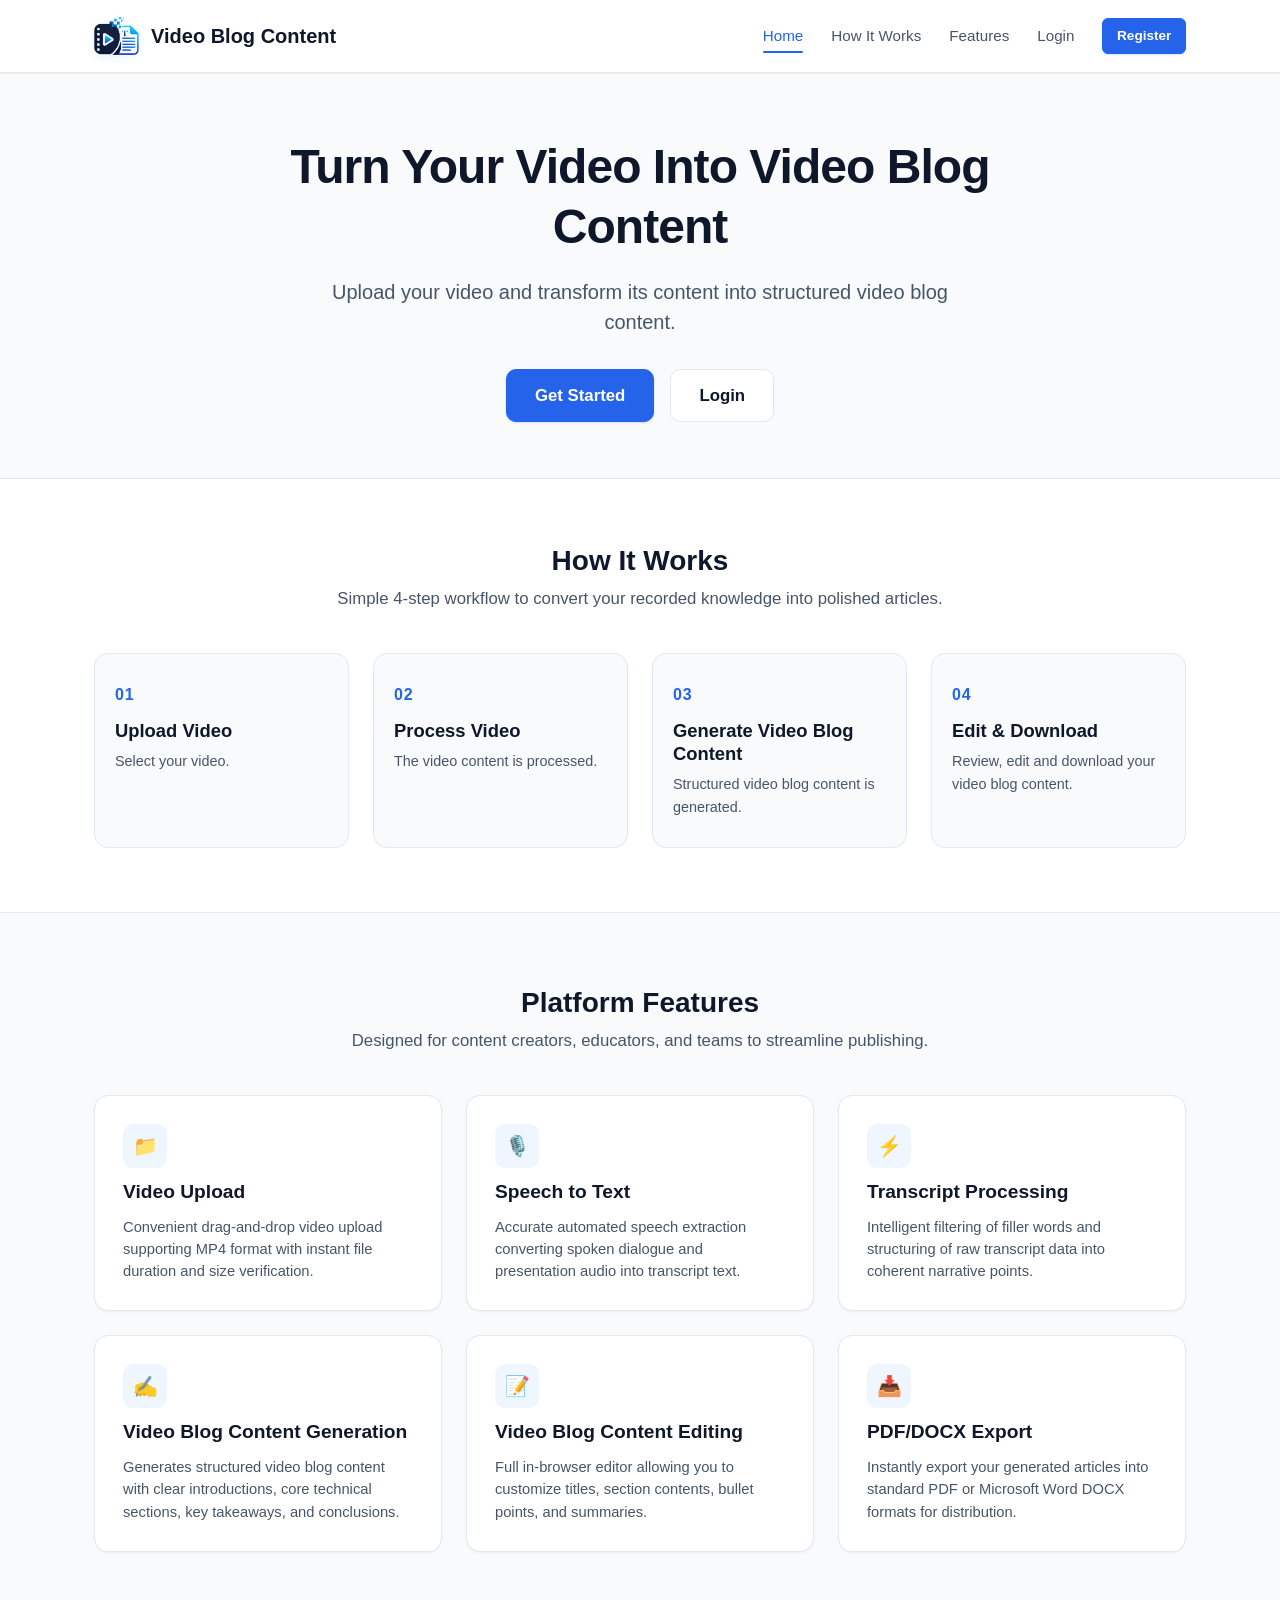
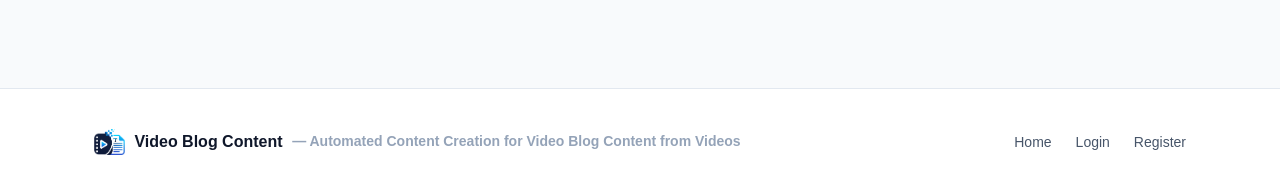
<file: index.html>
<!DOCTYPE html>
<html lang="en">
<head>
  <meta charset="UTF-8" />
  <meta name="viewport" content="width=device-width, initial-scale=1.0" />

  <title>
    Video Blog Content - Turn Your Video Into Video Blog Content
  </title>

  <meta
    name="description"
    content="Upload your video and transform its content into structured, professional video blog content."
  />

  <link rel="icon" type="image/png" href="logo-icon.png" />
  <link rel="stylesheet" href="style.css" />
</head>

<body>

  <header class="navbar">

    <div class="container navbar-container">

      <a href="index.html" class="navbar-brand">
        <img
          src="logo-icon.png"
          alt="Video Blog Content Logo"
        />
        <span>Video Blog Content</span>
      </a>

      <button class="mobile-menu-btn" aria-label="Toggle Navigation">
        <svg
          width="24"
          height="24"
          viewBox="0 0 24 24"
          fill="none"
          stroke="currentColor"
          stroke-width="2"
          stroke-linecap="round"
          stroke-linejoin="round"
        >
          <line x1="3" y1="12" x2="21" y2="12"></line>
          <line x1="3" y1="6" x2="21" y2="6"></line>
          <line x1="3" y1="18" x2="21" y2="18"></line>
        </svg>
      </button>

      <ul class="nav-links">
        <li><a href="index.html" class="nav-link">Home</a></li>
        <li><a href="#how-it-works" class="nav-link">How It Works</a></li>
        <li><a href="#features" class="nav-link">Features</a></li>
        <li><a href="login.html" class="nav-link">Login</a></li>
        <li>
          <a
            href="register.html"
            class="btn btn-sm btn-primary"
          >
            Register
          </a>
        </li>
      </ul>

    </div>

  </header>

  <main
    class="main-content"
    style="padding-top: 0;"
  >

    <section class="hero-section">

      <div class="container">

        <h1 class="hero-title">
          Turn Your Video Into Video Blog Content
        </h1>

        <p class="hero-desc">
          Upload your video and transform its content into
          structured video blog content.
        </p>

        <div class="hero-actions">

          <a
            href="register.html"
            class="btn btn-lg btn-primary"
            id="hero-get-started-btn"
          >
            Get Started
          </a>

          <a
            href="login.html"
            class="btn btn-lg btn-secondary"
            id="hero-login-btn"
          >
            Login
          </a>

        </div>

      </div>

    </section>

    <section
      class="steps-section"
      id="how-it-works"
    >

      <div class="container">

        <div class="section-header">
          <h2>How It Works</h2>
          <p>
            Simple 4-step workflow to convert your recorded
            knowledge into polished articles.
          </p>
        </div>

        <div class="steps-grid">

          <div class="step-card">
            <div class="step-num">01</div>
            <h3>Upload Video</h3>
            <p>Select your video.</p>
          </div>

          <div class="step-card">
            <div class="step-num">02</div>
            <h3>Process Video</h3>
            <p>The video content is processed.</p>
          </div>

          <div class="step-card">
            <div class="step-num">03</div>
            <h3>Generate Video Blog Content</h3>
            <p>
              Structured video blog content is generated.
            </p>
          </div>

          <div class="step-card">
            <div class="step-num">04</div>
            <h3>Edit & Download</h3>
            <p>
              Review, edit and download your video blog content.
            </p>
          </div>

        </div>

      </div>

    </section>

    <section
      class="features-section"
      id="features"
    >

      <div class="container">

        <div class="section-header">
          <h2>Platform Features</h2>
          <p>
            Designed for content creators, educators, and teams
            to streamline publishing.
          </p>
        </div>

        <div class="features-grid">

          <div class="feature-card">
            <div class="feature-icon">📁</div>
            <h3>Video Upload</h3>
            <p>
              Convenient drag-and-drop video upload supporting
              MP4 format with instant file duration and size verification.
            </p>
          </div>

          <div class="feature-card">
            <div class="feature-icon">🎙️</div>
            <h3>Speech to Text</h3>
            <p>
              Accurate automated speech extraction converting
              spoken dialogue and presentation audio into transcript text.
            </p>
          </div>

          <div class="feature-card">
            <div class="feature-icon">⚡</div>
            <h3>Transcript Processing</h3>
            <p>
              Intelligent filtering of filler words and structuring
              of raw transcript data into coherent narrative points.
            </p>
          </div>

          <div class="feature-card">
            <div class="feature-icon">✍️</div>
            <h3>Video Blog Content Generation</h3>
            <p>
              Generates structured video blog content with clear
              introductions, core technical sections, key takeaways,
              and conclusions.
            </p>
          </div>

          <div class="feature-card">
            <div class="feature-icon">📝</div>
            <h3>Video Blog Content Editing</h3>
            <p>
              Full in-browser editor allowing you to customize
              titles, section contents, bullet points, and summaries.
            </p>
          </div>

          <div class="feature-card">
            <div class="feature-icon">📥</div>
            <h3>PDF/DOCX Export</h3>
            <p>
              Instantly export your generated articles into standard
              PDF or Microsoft Word DOCX formats for distribution.
            </p>
          </div>

        </div>

      </div>

    </section>

  </main>

  <footer class="footer">

    <div class="container footer-content">

      <div class="footer-brand-info">

        <img
          src="logo-icon.png"
          alt="Video Blog Content"
          width="28"
          height="28"
        />

        <span>Video Blog Content</span>

        <span class="footer-text">
          — Automated Content Creation for Video Blog Content from Videos
        </span>

      </div>

      <ul class="footer-links">
        <li><a href="index.html">Home</a></li>
        <li><a href="login.html">Login</a></li>
        <li><a href="register.html">Register</a></li>
      </ul>

    </div>

  </footer>

  <script src="app.js"></script>

</body>
</html>
</file>
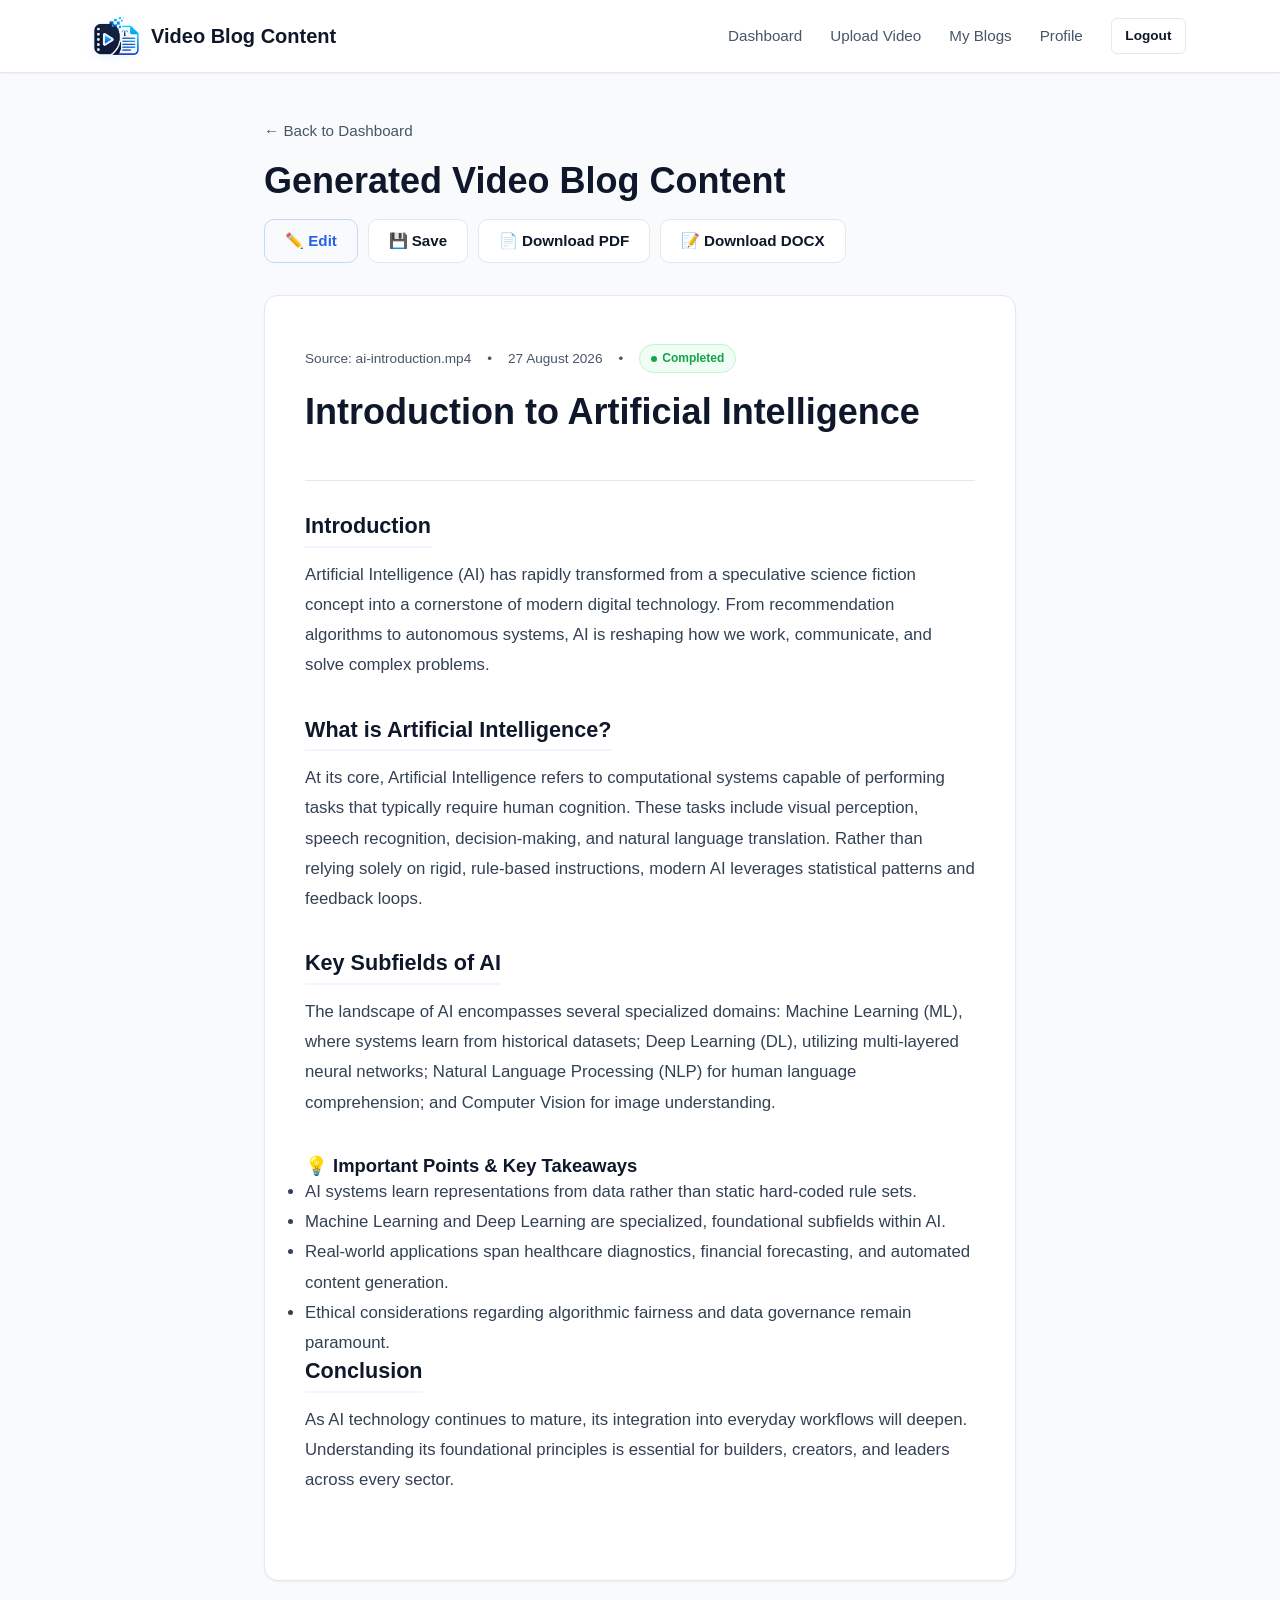
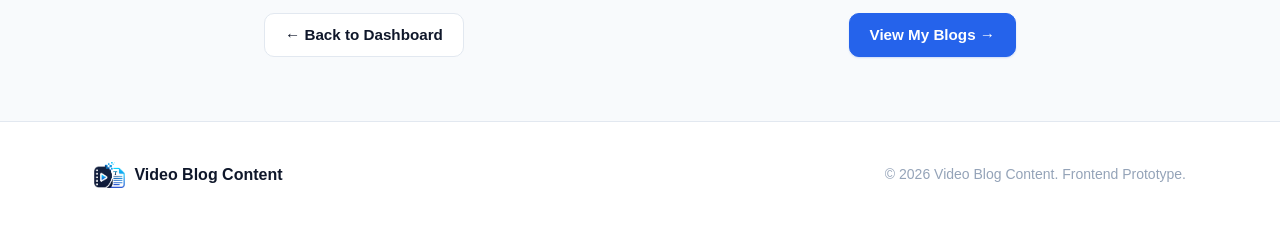
<file: blog.html>
<!DOCTYPE html>
<html lang="en">
<head>
  <meta charset="UTF-8" />
  <meta name="viewport" content="width=device-width, initial-scale=1.0" />

  <title>Generated Video Blog Content - Video Blog Content</title>

  <meta
    name="description"
    content="Read, review, and download your generated video blog content."
  />

  <link rel="icon" type="image/png" href="logo-icon.png" />
  <link rel="stylesheet" href="style.css" />
</head>

<body>

  <header class="navbar">

    <div class="container navbar-container">

      <a href="dashboard.html" class="navbar-brand">
        <img
          src="logo-icon.png"
          alt="Video Blog Content Logo"
        />
        <span>Video Blog Content</span>
      </a>

      <button class="mobile-menu-btn" aria-label="Toggle Navigation">
        <svg
          width="24"
          height="24"
          viewBox="0 0 24 24"
          fill="none"
          stroke="currentColor"
          stroke-width="2"
          stroke-linecap="round"
          stroke-linejoin="round"
        >
          <line x1="3" y1="12" x2="21" y2="12"></line>
          <line x1="3" y1="6" x2="21" y2="6"></line>
          <line x1="3" y1="18" x2="21" y2="18"></line>
        </svg>
      </button>

      <ul class="nav-links">
        <li><a href="dashboard.html" class="nav-link">Dashboard</a></li>
        <li><a href="upload.html" class="nav-link">Upload Video</a></li>
        <li><a href="my-blogs.html" class="nav-link">My Blogs</a></li>
        <li><a href="profile.html" class="nav-link">Profile</a></li>
        <li>
          <a href="login.html" class="btn btn-sm btn-secondary">
            Logout
          </a>
        </li>
      </ul>

    </div>

  </header>

  <main
    class="main-content"
    id="blog-view-container"
  >

    <div class="container container-narrow">

      <div class="blog-view-header">

        <div>

          <a
            href="dashboard.html"
            class="nav-link"
            style="
              display: inline-flex;
              align-items: center;
              gap: 0.35rem;
              margin-bottom: 0.5rem;
            "
          >
            ← Back to Dashboard
          </a>

          <h1>Generated Video Blog Content</h1>

        </div>

        <div class="blog-actions-bar">

          <button
            type="button"
            class="btn btn-outline"
            id="btn-edit-blog"
          >
            ✏️ Edit
          </button>

          <button
            type="button"
            class="btn btn-secondary"
            id="btn-save-blog"
          >
            💾 Save
          </button>

          <button
            type="button"
            class="btn btn-secondary"
            id="btn-download-pdf"
          >
            📄 Download PDF
          </button>

          <button
            type="button"
            class="btn btn-secondary"
            id="btn-download-docx"
          >
            📝 Download DOCX
          </button>

        </div>

      </div>

      <article class="article-container">

        <header class="article-header">

          <div class="article-meta-tags">

            <span id="blog-display-source">
              Source: ai-introduction.mp4
            </span>

            <span>•</span>

            <span id="blog-display-date">
              27 August 2026
            </span>

            <span>•</span>

            <span class="badge badge-success">
              <span class="badge-dot"></span>
              Completed
            </span>

          </div>

          <h2
            class="article-title"
            id="blog-display-title"
          >
            Introduction to Artificial Intelligence
          </h2>

        </header>

        <div class="article-body">

          <div class="article-section">

            <h3 class="article-section-title">
              Introduction
            </h3>

            <p id="blog-display-intro">
              Artificial Intelligence (AI) has rapidly transformed
              from a speculative science fiction concept into a
              cornerstone of modern digital technology.
            </p>

          </div>

          <div id="blog-display-sections">

            <div class="article-section">

              <h3 class="article-section-title">
                What is Artificial Intelligence?
              </h3>

              <p>
                At its core, Artificial Intelligence refers to
                computational systems capable of performing tasks
                that typically require human cognition.
              </p>

            </div>

            <div class="article-section">

              <h3 class="article-section-title">
                Key Subfields of AI
              </h3>

              <p>
                The landscape of AI encompasses several specialized
                domains: Machine Learning, Deep Learning,
                Natural Language Processing, and Computer Vision.
              </p>

            </div>

          </div>

          <div class="article-important-points">

            <h4>
              💡 Important Points & Key Takeaways
            </h4>

            <ul id="blog-display-points">

              <li>
                AI systems learn representations from data rather
                than static hard-coded rule sets.
              </li>

              <li>
                Machine Learning and Deep Learning are specialized,
                foundational subfields within AI.
              </li>

              <li>
                Real-world applications span healthcare diagnostics,
                financial forecasting, and automated content generation.
              </li>

              <li>
                Ethical considerations regarding algorithmic fairness
                and data governance remain important.
              </li>

            </ul>

          </div>

          <div class="article-section">

            <h3 class="article-section-title">
              Conclusion
            </h3>

            <p id="blog-display-conclusion">
              As AI technology continues to mature, its integration
              into everyday workflows will deepen.
            </p>

          </div>

        </div>

      </article>

      <div
        style="
          margin-top: 2rem;
          display: flex;
          justify-content: space-between;
          align-items: center;
        "
      >

        <a
          href="dashboard.html"
          class="btn btn-secondary"
        >
          ← Back to Dashboard
        </a>

        <a
          href="my-blogs.html"
          class="btn btn-primary"
        >
          View My Blogs →
        </a>

      </div>

    </div>

  </main>

  <footer class="footer">

    <div class="container footer-content">

      <div class="footer-brand-info">

        <img
          src="logo-icon.png"
          alt="Video Blog Content"
          width="28"
          height="28"
        />

        <span>Video Blog Content</span>

      </div>

      <p class="footer-text">
        &copy; 2026 Video Blog Content. Frontend Prototype.
      </p>

    </div>

  </footer>

  <script src="app.js"></script>
  <script src="blog.js"></script>

</body>
</html>
</file>
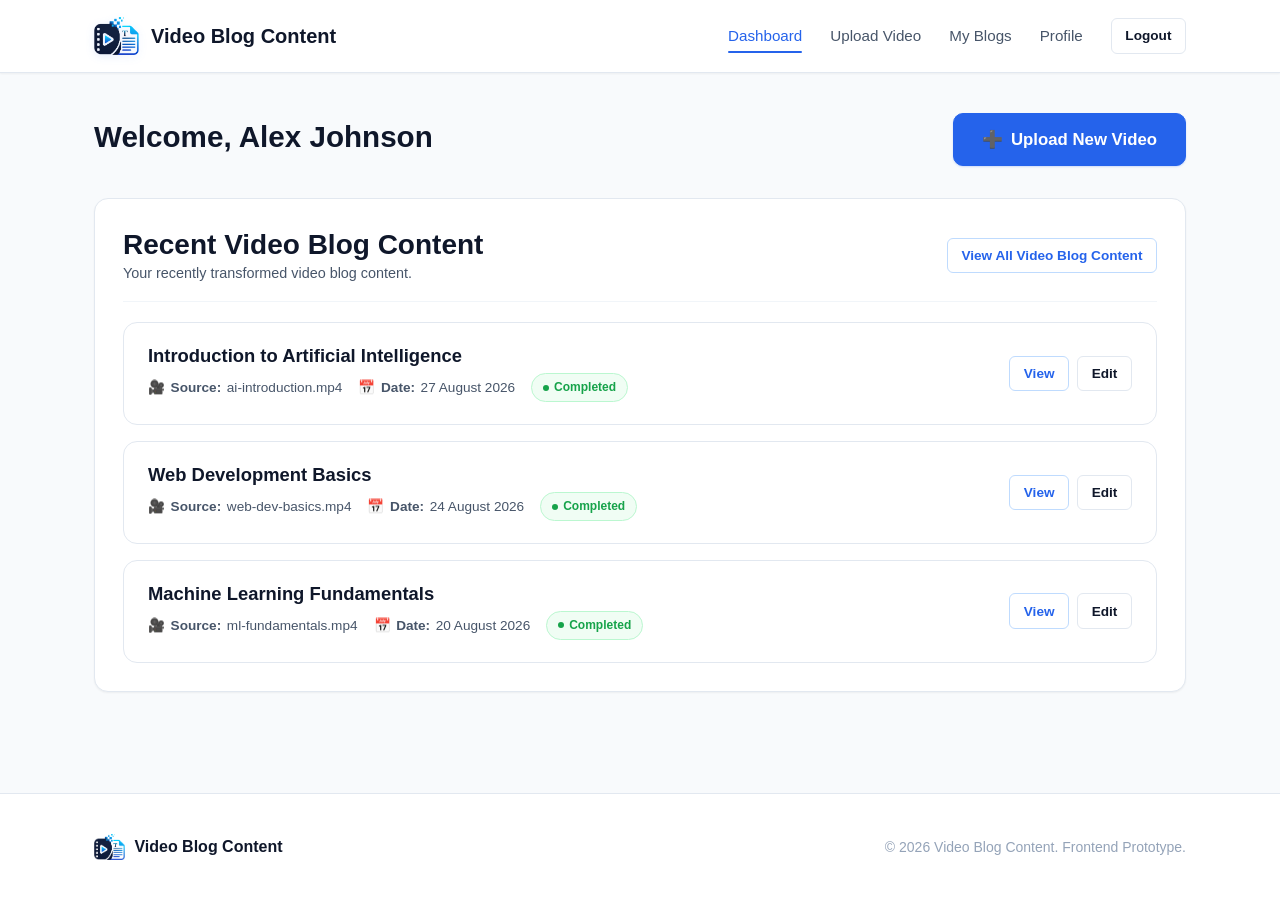
<file: dashboard.html>
<!DOCTYPE html>
<html lang="en">
<head>
  <meta charset="UTF-8" />
  <meta name="viewport" content="width=device-width, initial-scale=1.0" />

  <title>Dashboard - Video Blog Content</title>

  <meta
    name="description"
    content="View your generated video blog content, upload new videos, and manage your content."
  />

  <link rel="icon" type="image/png" href="logo-icon.png" />
  <link rel="stylesheet" href="style.css" />
</head>

<body>

  <header class="navbar">

    <div class="container navbar-container">

      <a href="dashboard.html" class="navbar-brand">
        <img
          src="logo-icon.png"
          alt="Video Blog Content Logo"
        />
        <span>Video Blog Content</span>
      </a>

      <button class="mobile-menu-btn" aria-label="Toggle Navigation">
        <svg
          width="24"
          height="24"
          viewBox="0 0 24 24"
          fill="none"
          stroke="currentColor"
          stroke-width="2"
          stroke-linecap="round"
          stroke-linejoin="round"
        >
          <line x1="3" y1="12" x2="21" y2="12"></line>
          <line x1="3" y1="6" x2="21" y2="6"></line>
          <line x1="3" y1="18" x2="21" y2="18"></line>
        </svg>
      </button>

      <ul class="nav-links">
        <li><a href="dashboard.html" class="nav-link">Dashboard</a></li>
        <li><a href="upload.html" class="nav-link">Upload Video</a></li>
        <li><a href="my-blogs.html" class="nav-link">My Blogs</a></li>
        <li><a href="profile.html" class="nav-link">Profile</a></li>
        <li>
          <a href="login.html" class="btn btn-sm btn-secondary">
            Logout
          </a>
        </li>
      </ul>

    </div>

  </header>

  <main class="main-content">

    <div class="container">

      <div class="dashboard-header">

        <div class="dashboard-title-area">
          <h1>
            Welcome,
            <span id="dashboard-user-name">User</span>
          </h1>
        </div>

        <div>
          <a
            href="upload.html"
            class="btn btn-primary btn-lg"
            id="dashboard-upload-btn"
          >
            <span>➕</span>
            Upload New Video
          </a>
        </div>

      </div>

      <section
        class="card"
        style="margin-top: 1.5rem;"
      >

        <div class="card-header">

          <div>
            <h2>Recent Video Blog Content</h2>

            <p
              style="
                color: var(--color-text-secondary);
                font-size: 0.9rem;
              "
            >
              Your recently transformed video blog content.
            </p>
          </div>

          <a
            href="my-blogs.html"
            class="btn btn-sm btn-outline"
          >
            View All Video Blog Content
          </a>

        </div>

        <div
          class="blogs-list"
          id="dashboard-recent-blogs"
        >
        </div>

        <div
          class="empty-state-card"
          id="dashboard-empty-state"
          style="display: none;"
        >

          <div class="empty-state-icon">📄</div>

          <h3>
            No video blog content yet?
            Upload your first video.
          </h3>

          <p>
            Select an MP4 video to start generating structured
            video blog content automatically.
          </p>

          <a
            href="upload.html"
            class="btn btn-primary"
          >
            Upload Video
          </a>

        </div>

      </section>

    </div>

  </main>

  <footer class="footer">

    <div class="container footer-content">

      <div class="footer-brand-info">

        <img
          src="logo-icon.png"
          alt="Video Blog Content"
          width="28"
          height="28"
        />

        <span>Video Blog Content</span>

      </div>

      <p class="footer-text">
        &copy; 2026 Video Blog Content. Frontend Prototype.
      </p>

    </div>

  </footer>

  <script src="app.js"></script>
  <script src="dashboard.js"></script>

</body>
</html>
</file>
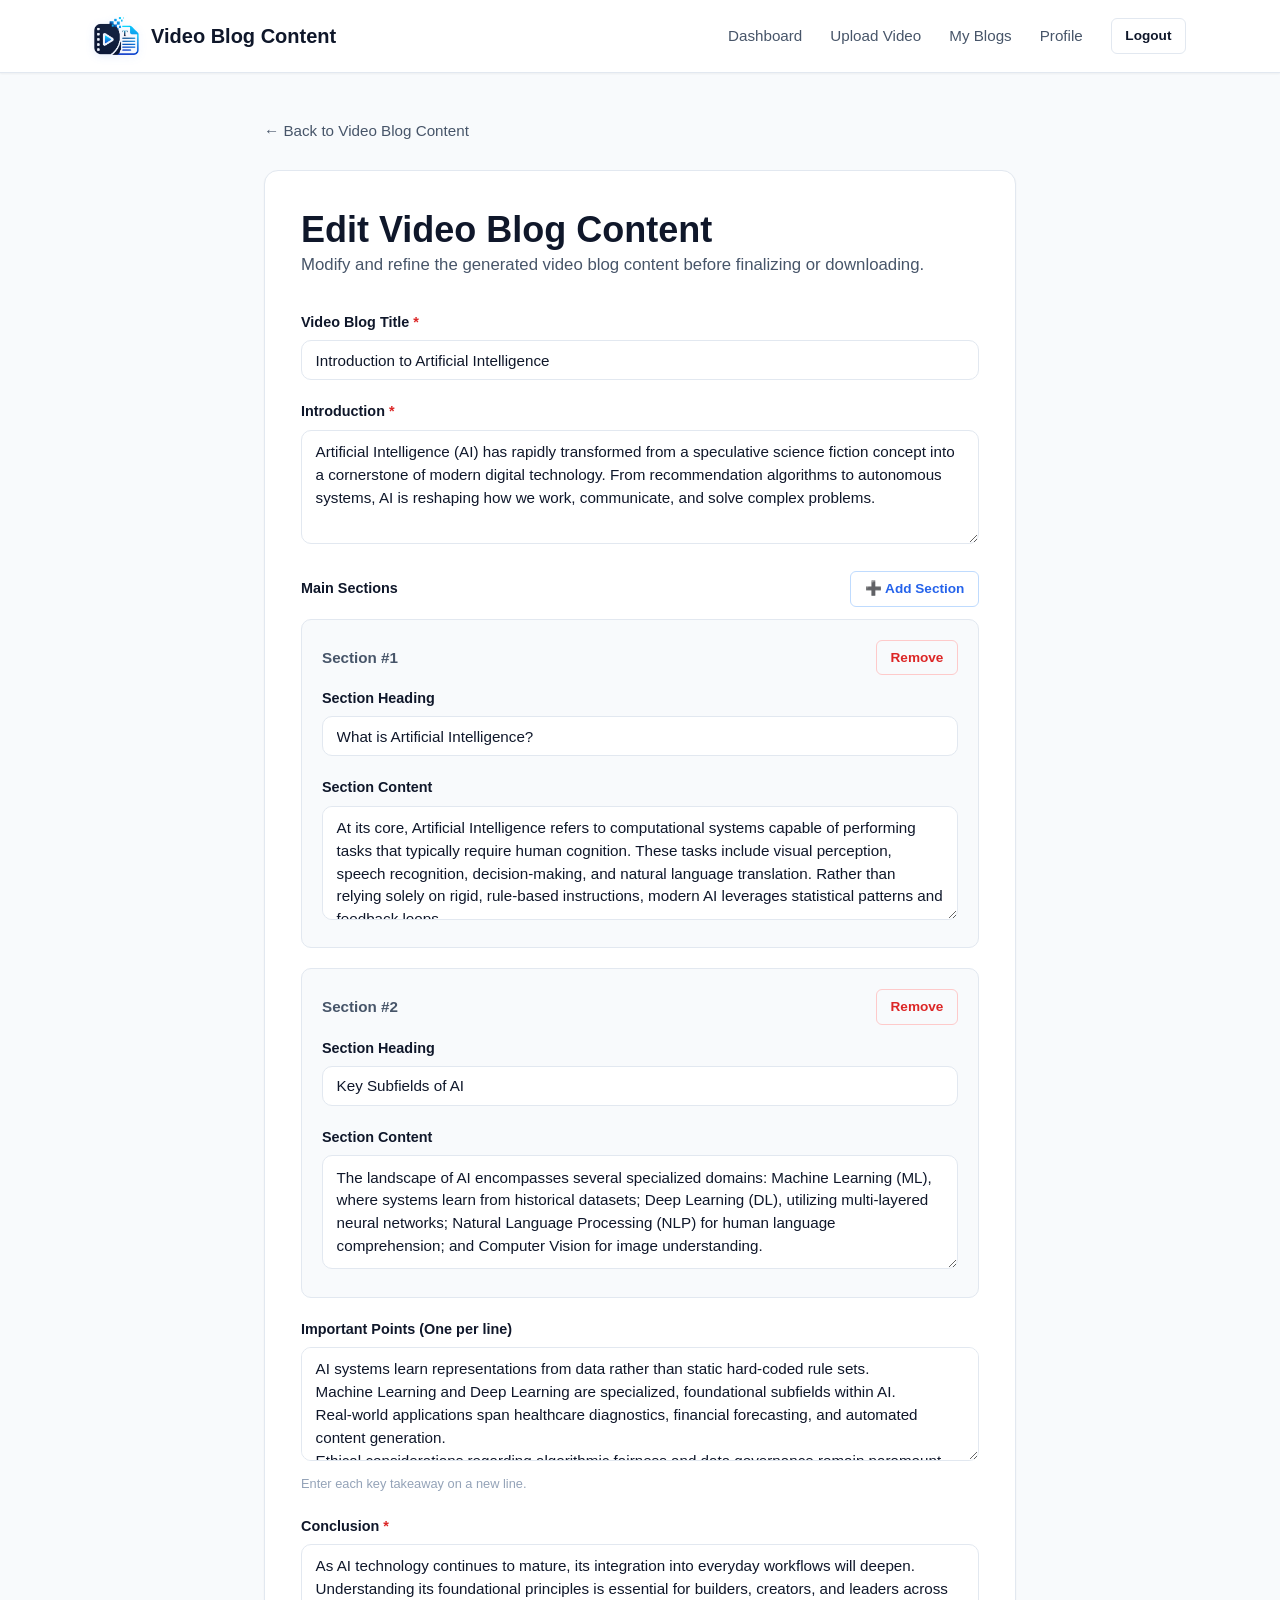
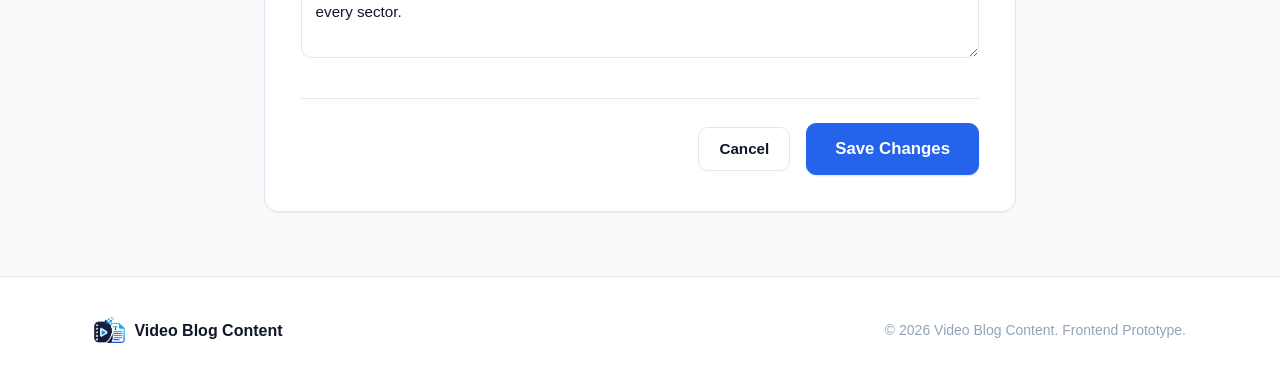
<file: edit-blog.html>
<!DOCTYPE html>
<html lang="en">
<head>
  <meta charset="UTF-8" />
  <meta name="viewport" content="width=device-width, initial-scale=1.0" />

  <title>Edit Video Blog Content - Video Blog Content</title>

  <meta
    name="description"
    content="Edit and refine the generated video blog content."
  />

  <link rel="icon" type="image/png" href="logo-icon.png" />
  <link rel="stylesheet" href="style.css" />
</head>

<body>

  <header class="navbar">

    <div class="container navbar-container">

      <a href="dashboard.html" class="navbar-brand">
        <img
          src="logo-icon.png"
          alt="Video Blog Content Logo"
        />
        <span>Video Blog Content</span>
      </a>

      <button class="mobile-menu-btn" aria-label="Toggle Navigation">
        <svg
          width="24"
          height="24"
          viewBox="0 0 24 24"
          fill="none"
          stroke="currentColor"
          stroke-width="2"
          stroke-linecap="round"
          stroke-linejoin="round"
        >
          <line x1="3" y1="12" x2="21" y2="12"></line>
          <line x1="3" y1="6" x2="21" y2="6"></line>
          <line x1="3" y1="18" x2="21" y2="18"></line>
        </svg>
      </button>

      <ul class="nav-links">
        <li><a href="dashboard.html" class="nav-link">Dashboard</a></li>
        <li><a href="upload.html" class="nav-link">Upload Video</a></li>
        <li><a href="my-blogs.html" class="nav-link">My Blogs</a></li>
        <li><a href="profile.html" class="nav-link">Profile</a></li>
        <li>
          <a href="login.html" class="btn btn-sm btn-secondary">
            Logout
          </a>
        </li>
      </ul>

    </div>

  </header>

  <main class="main-content">

    <div class="container container-narrow">

      <div style="margin-bottom: 1.25rem;">

        <a
          href="blog.html"
          class="nav-link"
          style="
            display: inline-flex;
            align-items: center;
            gap: 0.35rem;
          "
        >
          ← Back to Video Blog Content
        </a>

      </div>

      <div class="editor-card">

        <div
          class="section-header"
          style="
            text-align: left;
            margin-bottom: 2rem;
          "
        >
          <h1>Edit Video Blog Content</h1>

          <p>
            Modify and refine the generated video blog content
            before finalizing or downloading.
          </p>
        </div>

        <form id="edit-blog-form">

          <div class="form-group">

            <label
              for="edit-title"
              class="form-label"
            >
              Video Blog Title
              <span class="required">*</span>
            </label>

            <input
              type="text"
              id="edit-title"
              class="form-control"
              placeholder="Enter video blog title"
              required
            />

          </div>

          <div class="form-group">

            <label
              for="edit-intro"
              class="form-label"
            >
              Introduction
              <span class="required">*</span>
            </label>

            <textarea
              id="edit-intro"
              class="form-control"
              rows="4"
              placeholder="Enter introductory paragraph"
              required
            ></textarea>

          </div>

          <div class="form-group">

            <div
              style="
                display: flex;
                align-items: center;
                justify-content: space-between;
                margin-bottom: 0.75rem;
              "
            >

              <label
                class="form-label"
                style="margin-bottom: 0;"
              >
                Main Sections
              </label>

              <button
                type="button"
                class="btn btn-sm btn-outline"
                id="btn-add-section"
              >
                ➕ Add Section
              </button>

            </div>

            <div id="edit-sections-wrapper">
            </div>

          </div>

          <div class="form-group">

            <label
              for="edit-points"
              class="form-label"
            >
              Important Points (One per line)
            </label>

            <textarea
              id="edit-points"
              class="form-control"
              rows="4"
              placeholder="Enter key takeaways (one bullet per line)"
            ></textarea>

            <div class="form-help">
              Enter each key takeaway on a new line.
            </div>

          </div>

          <div class="form-group">

            <label
              for="edit-conclusion"
              class="form-label"
            >
              Conclusion
              <span class="required">*</span>
            </label>

            <textarea
              id="edit-conclusion"
              class="form-control"
              rows="4"
              placeholder="Enter concluding thoughts"
              required
            ></textarea>

          </div>

          <div class="editor-actions-footer">

            <button
              type="button"
              class="btn btn-secondary"
              id="btn-cancel-edit"
            >
              Cancel
            </button>

            <button
              type="submit"
              class="btn btn-primary btn-lg"
              id="btn-save-edit"
            >
              Save Changes
            </button>

          </div>

        </form>

      </div>

    </div>

  </main>

  <footer class="footer">

    <div class="container footer-content">

      <div class="footer-brand-info">

        <img
          src="logo-icon.png"
          alt="Video Blog Content"
          width="28"
          height="28"
        />

        <span>Video Blog Content</span>

      </div>

      <p class="footer-text">
        &copy; 2026 Video Blog Content. Frontend Prototype.
      </p>

    </div>

  </footer>

  <script src="app.js"></script>
  <script src="blog.js"></script>

</body>
</html>
</file>
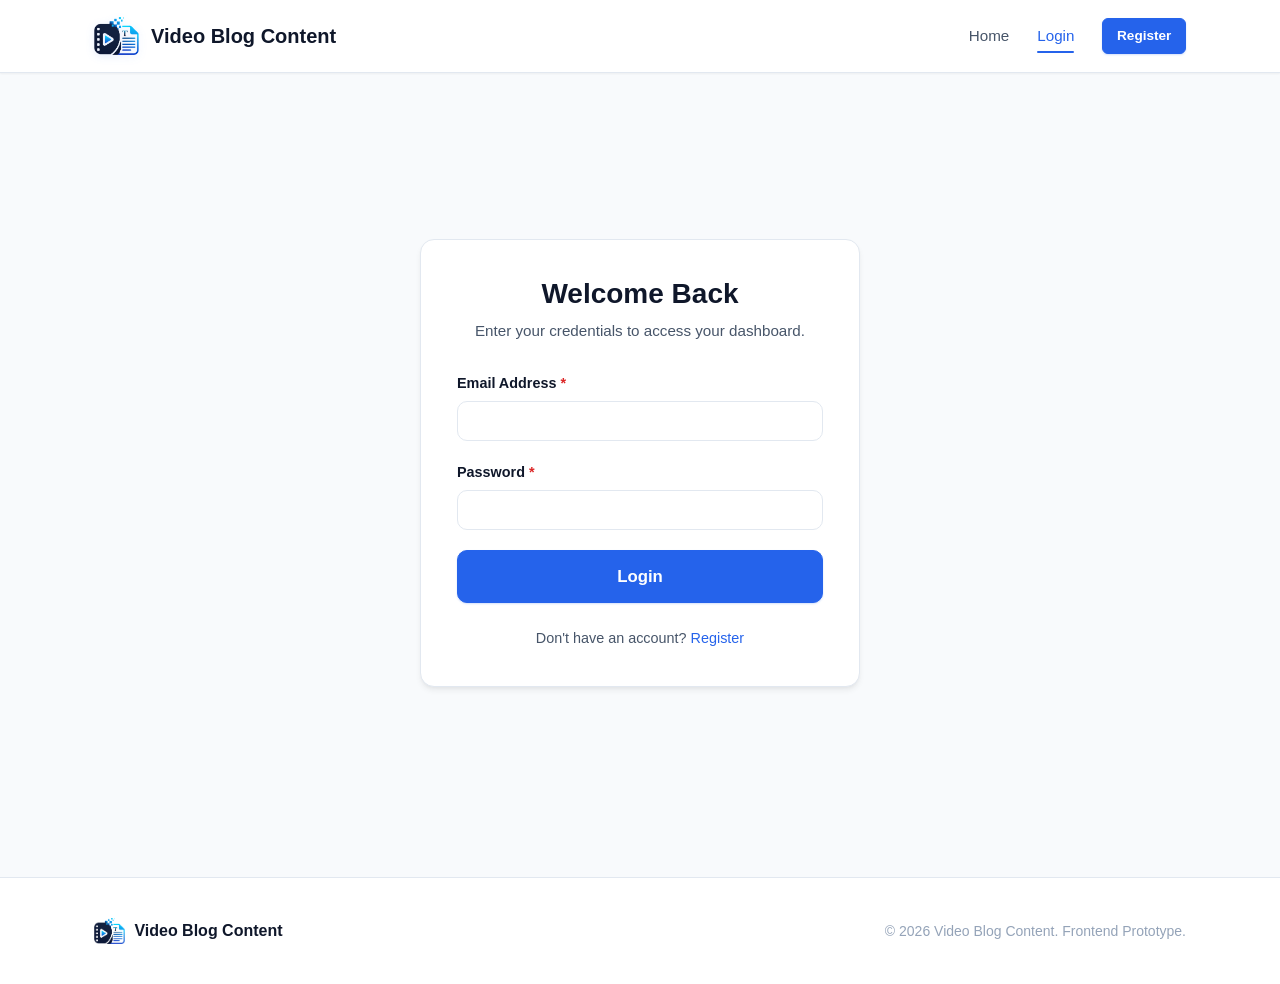
<file: login.html>
<!DOCTYPE html>
<html lang="en">
<head>
  <meta charset="UTF-8" />
  <meta name="viewport" content="width=device-width, initial-scale=1.0" />

  <title>Login - Video Blog Content</title>

  <meta
    name="description"
    content="Sign in to your Video Blog Content account."
  />

  <link rel="icon" type="image/png" href="logo-icon.png" />
  <link rel="stylesheet" href="style.css" />
</head>

<body>

  <header class="navbar">
    <div class="container navbar-container">

      <a href="index.html" class="navbar-brand">
        <img
          src="logo-icon.png"
          alt="Video Blog Content Logo"
        />
        <span>Video Blog Content</span>
      </a>

      <button class="mobile-menu-btn" aria-label="Toggle Navigation">
        <svg
          width="24"
          height="24"
          viewBox="0 0 24 24"
          fill="none"
          stroke="currentColor"
          stroke-width="2"
          stroke-linecap="round"
          stroke-linejoin="round"
        >
          <line x1="3" y1="12" x2="21" y2="12"></line>
          <line x1="3" y1="6" x2="21" y2="6"></line>
          <line x1="3" y1="18" x2="21" y2="18"></line>
        </svg>
      </button>

      <ul class="nav-links">
        <li><a href="index.html" class="nav-link">Home</a></li>
        <li><a href="login.html" class="nav-link">Login</a></li>
        <li>
          <a href="register.html" class="btn btn-sm btn-primary">
            Register
          </a>
        </li>
      </ul>

    </div>
  </header>

  <main class="main-content">

    <div class="auth-page-container">

      <div class="auth-card">

        <div class="auth-header">
          <h1>Welcome Back</h1>
          <p>
            Enter your credentials to access your dashboard.
          </p>
        </div>

        <form id="login-form" novalidate>

          <div class="form-group">

            <label
              for="login-email"
              class="form-label"
            >
              Email Address
              <span class="required">*</span>
            </label>

            <input
              type="email"
              id="login-email"
              class="form-control"
            />

            <div
              class="form-error"
              id="login-email-error"
            ></div>

          </div>

          <div class="form-group">

            <label
              for="login-password"
              class="form-label"
            >
              Password
              <span class="required">*</span>
            </label>

            <input
              type="password"
              id="login-password"
              class="form-control"
            />

            <div
              class="form-error"
              id="login-password-error"
            ></div>

          </div>

          <button
            type="submit"
            class="btn btn-primary btn-block btn-lg"
            id="login-submit-btn"
          >
            Login
          </button>

        </form>

        <div class="auth-footer">
          Don't have an account?
          <a href="register.html">Register</a>
        </div>

      </div>

    </div>

  </main>

  <footer class="footer">
    <div class="container footer-content">

      <div class="footer-brand-info">
        <img
          src="logo-icon.png"
          alt="Video Blog Content"
          width="28"
          height="28"
        />
        <span>Video Blog Content</span>
      </div>

      <p class="footer-text">
        &copy; 2026 Video Blog Content. Frontend Prototype.
      </p>

    </div>
  </footer>

  <script src="app.js"></script>
  <script src="auth.js"></script>

</body>
</html>
</file>
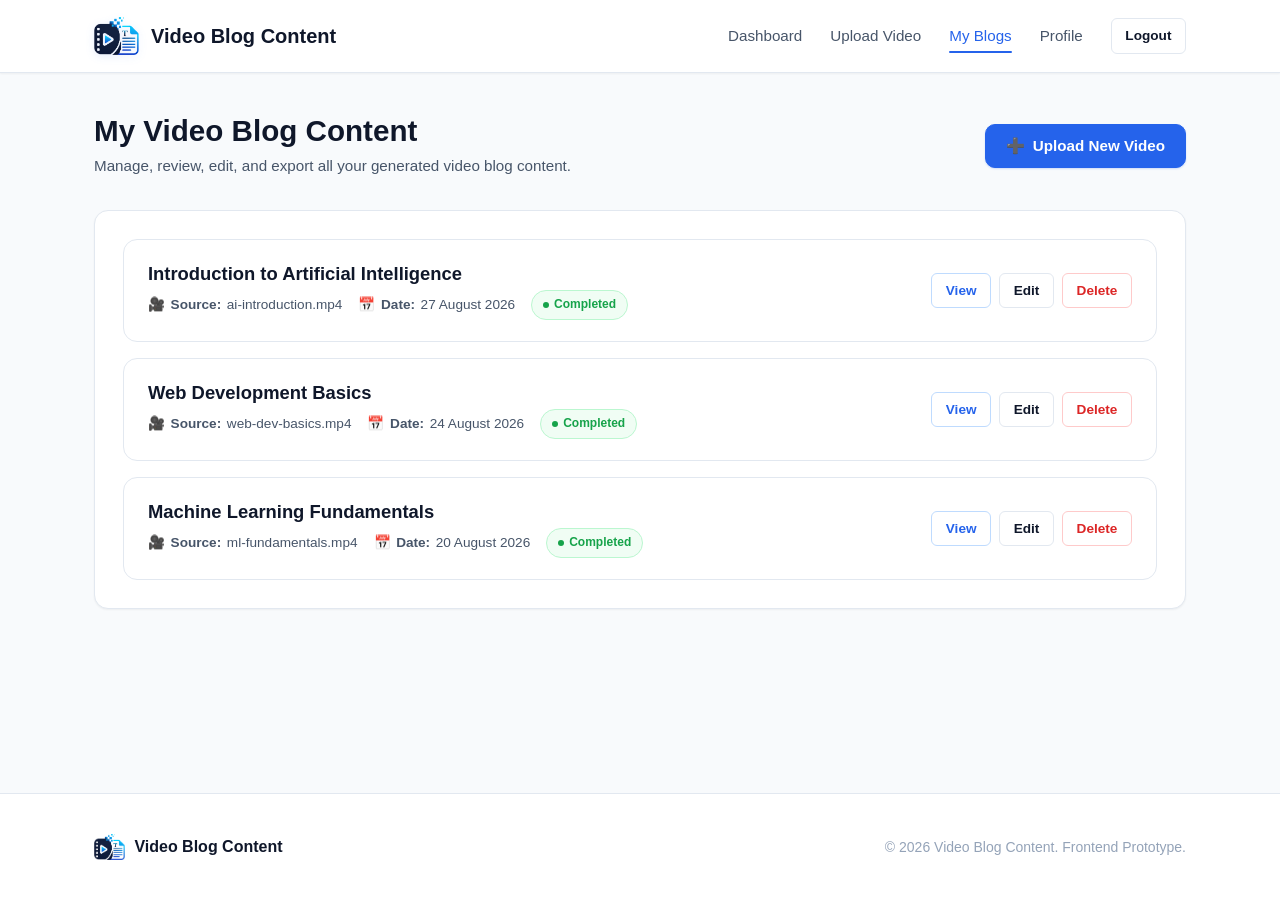
<file: my-blogs.html>
<!DOCTYPE html>
<html lang="en">
<head>
  <meta charset="UTF-8" />
  <meta name="viewport" content="width=device-width, initial-scale=1.0" />

  <title>My Video Blog Content - Video Blog Content</title>

  <meta
    name="description"
    content="Manage, review, edit, and organize all your video blog content."
  />

  <link rel="icon" type="image/png" href="logo-icon.png" />
  <link rel="stylesheet" href="style.css" />
</head>

<body>

  <header class="navbar">
    <div class="container navbar-container">

      <a href="dashboard.html" class="navbar-brand">
        <img
          src="logo-icon.png"
          alt="Video Blog Content Logo"
        />
        <span>Video Blog Content</span>
      </a>

      <button class="mobile-menu-btn" aria-label="Toggle Navigation">
        <svg
          width="24"
          height="24"
          viewBox="0 0 24 24"
          fill="none"
          stroke="currentColor"
          stroke-width="2"
          stroke-linecap="round"
          stroke-linejoin="round"
        >
          <line x1="3" y1="12" x2="21" y2="12"></line>
          <line x1="3" y1="6" x2="21" y2="6"></line>
          <line x1="3" y1="18" x2="21" y2="18"></line>
        </svg>
      </button>

      <ul class="nav-links">
        <li><a href="dashboard.html" class="nav-link">Dashboard</a></li>
        <li><a href="upload.html" class="nav-link">Upload Video</a></li>
        <li><a href="my-blogs.html" class="nav-link">My Blogs</a></li>
        <li><a href="profile.html" class="nav-link">Profile</a></li>
        <li>
          <a href="login.html" class="btn btn-sm btn-secondary">
            Logout
          </a>
        </li>
      </ul>

    </div>
  </header>

  <main class="main-content">

    <div class="container">

      <div class="dashboard-header">

        <div class="dashboard-title-area">
          <h1>My Video Blog Content</h1>
          <p>
            Manage, review, edit, and export all your generated
            video blog content.
          </p>
        </div>

        <div>
          <a href="upload.html" class="btn btn-primary">
            <span>➕</span>
            Upload New Video
          </a>
        </div>

      </div>

      <div class="card" style="margin-top: 1rem;">

        <div
          class="blogs-list"
          id="my-blogs-grid"
        >
        </div>

        <div
          class="empty-state-card"
          id="empty-my-blogs"
          style="display: none;"
        >

          <div class="empty-state-icon">📄</div>

          <h3>No video blog content saved</h3>

          <p>
            You haven't generated any video blog content yet.
            Upload an MP4 video to get started!
          </p>

          <a href="upload.html" class="btn btn-primary">
            Upload Video
          </a>

        </div>

      </div>

    </div>

  </main>

  <footer class="footer">
    <div class="container footer-content">

      <div class="footer-brand-info">
        <img
          src="logo-icon.png"
          alt="Video Blog Content"
          width="28"
          height="28"
        />
        <span>Video Blog Content</span>
      </div>

      <p class="footer-text">
        &copy; 2026 Video Blog Content. Frontend Prototype.
      </p>

    </div>
  </footer>

  <script src="app.js"></script>
  <script src="blog.js"></script>

</body>
</html>
</file>
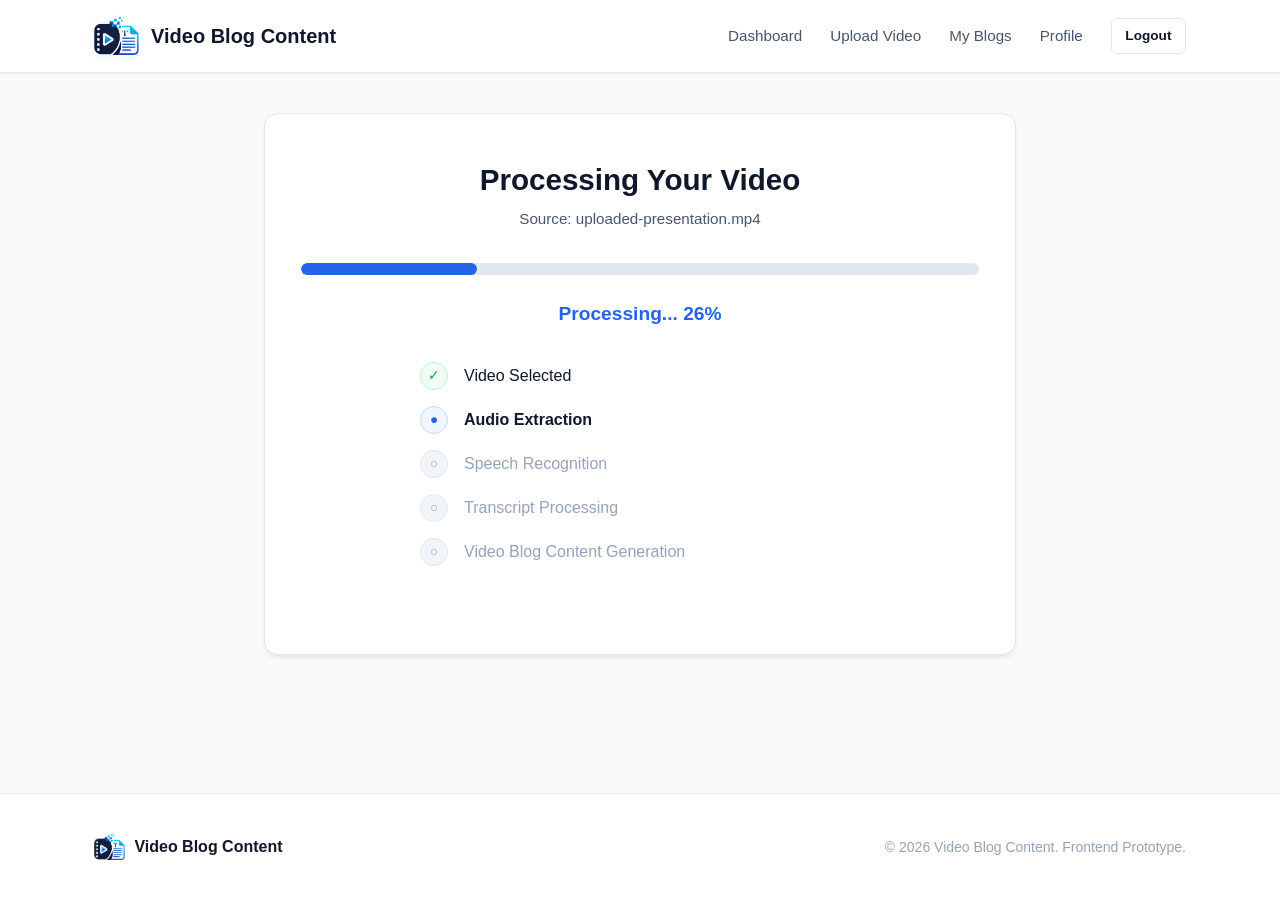
<file: processing.html>
<!DOCTYPE html>
<html lang="en">
<head>
  <meta charset="UTF-8" />
  <meta name="viewport" content="width=device-width, initial-scale=1.0" />

  <title>Processing Video - Video Blog Content</title>

  <meta
    name="description"
    content="Processing uploaded video to generate video blog content."
  />

  <link rel="icon" type="image/png" href="logo-icon.png" />
  <link rel="stylesheet" href="style.css" />
</head>

<body>

  <header class="navbar">
    <div class="container navbar-container">

      <a href="dashboard.html" class="navbar-brand">
        <img
          src="logo-icon.png"
          alt="Video Blog Content Logo"
        />
        <span>Video Blog Content</span>
      </a>

      <button class="mobile-menu-btn" aria-label="Toggle Navigation">
        <svg
          width="24"
          height="24"
          viewBox="0 0 24 24"
          fill="none"
          stroke="currentColor"
          stroke-width="2"
          stroke-linecap="round"
          stroke-linejoin="round"
        >
          <line x1="3" y1="12" x2="21" y2="12"></line>
          <line x1="3" y1="6" x2="21" y2="6"></line>
          <line x1="3" y1="18" x2="21" y2="18"></line>
        </svg>
      </button>

      <ul class="nav-links">
        <li><a href="dashboard.html" class="nav-link">Dashboard</a></li>
        <li><a href="upload.html" class="nav-link">Upload Video</a></li>
        <li><a href="my-blogs.html" class="nav-link">My Blogs</a></li>
        <li><a href="profile.html" class="nav-link">Profile</a></li>
        <li>
          <a href="login.html" class="btn btn-sm btn-secondary">
            Logout
          </a>
        </li>
      </ul>

    </div>
  </header>

  <main class="main-content">

    <div class="container container-narrow">

      <div class="processing-card">

        <div class="processing-header">
          <h1>Processing Your Video</h1>

          <p
            id="processing-video-name"
            style="
              color: var(--color-text-secondary);
              font-size: 0.95rem;
            "
          >
            Analyzing video content and generating structured
            video blog content...
          </p>
        </div>

        <div class="progress-bar-wrapper">
          <div
            class="progress-bar-fill"
            id="processing-progress-bar"
          ></div>
        </div>

        <div
          class="progress-percentage"
          id="processing-percentage-text"
        >
          Processing... 0%
        </div>

        <div class="processing-steps-list">

          <div
            class="processing-step-item"
            id="step-video-selected"
          >
            <div class="step-icon-state">○</div>
            <span>Video Selected</span>
          </div>

          <div
            class="processing-step-item"
            id="step-audio-extraction"
          >
            <div class="step-icon-state">○</div>
            <span>Audio Extraction</span>
          </div>

          <div
            class="processing-step-item"
            id="step-speech-recognition"
          >
            <div class="step-icon-state">○</div>
            <span>Speech Recognition</span>
          </div>

          <div
            class="processing-step-item"
            id="step-transcript-processing"
          >
            <div class="step-icon-state">○</div>
            <span>Transcript Processing</span>
          </div>

          <div
            class="processing-step-item"
            id="step-blog-generation"
          >
            <div class="step-icon-state">○</div>
            <span>Video Blog Content Generation</span>
          </div>

        </div>

        <div
          class="processing-completed-action"
          id="processing-completed-section"
        >

          <div
            class="alert alert-success"
            style="
              justify-content: center;
              font-weight: 600;
              margin-bottom: 1.5rem;
            "
          >
            <span>✓</span>
            Video Blog Content Generated Successfully
          </div>

          <button
            type="button"
            class="btn btn-primary btn-lg"
            id="view-blog-btn"
          >
            View Video Blog Content →
          </button>

        </div>

      </div>

    </div>

  </main>

  <footer class="footer">
    <div class="container footer-content">

      <div class="footer-brand-info">
        <img
          src="logo-icon.png"
          alt="Video Blog Content"
          width="28"
          height="28"
        />
        <span>Video Blog Content</span>
      </div>

      <p class="footer-text">
        &copy; 2026 Video Blog Content. Frontend Prototype.
      </p>

    </div>
  </footer>

  <script src="app.js"></script>
  <script src="processing.js"></script>

</body>
</html>
</file>
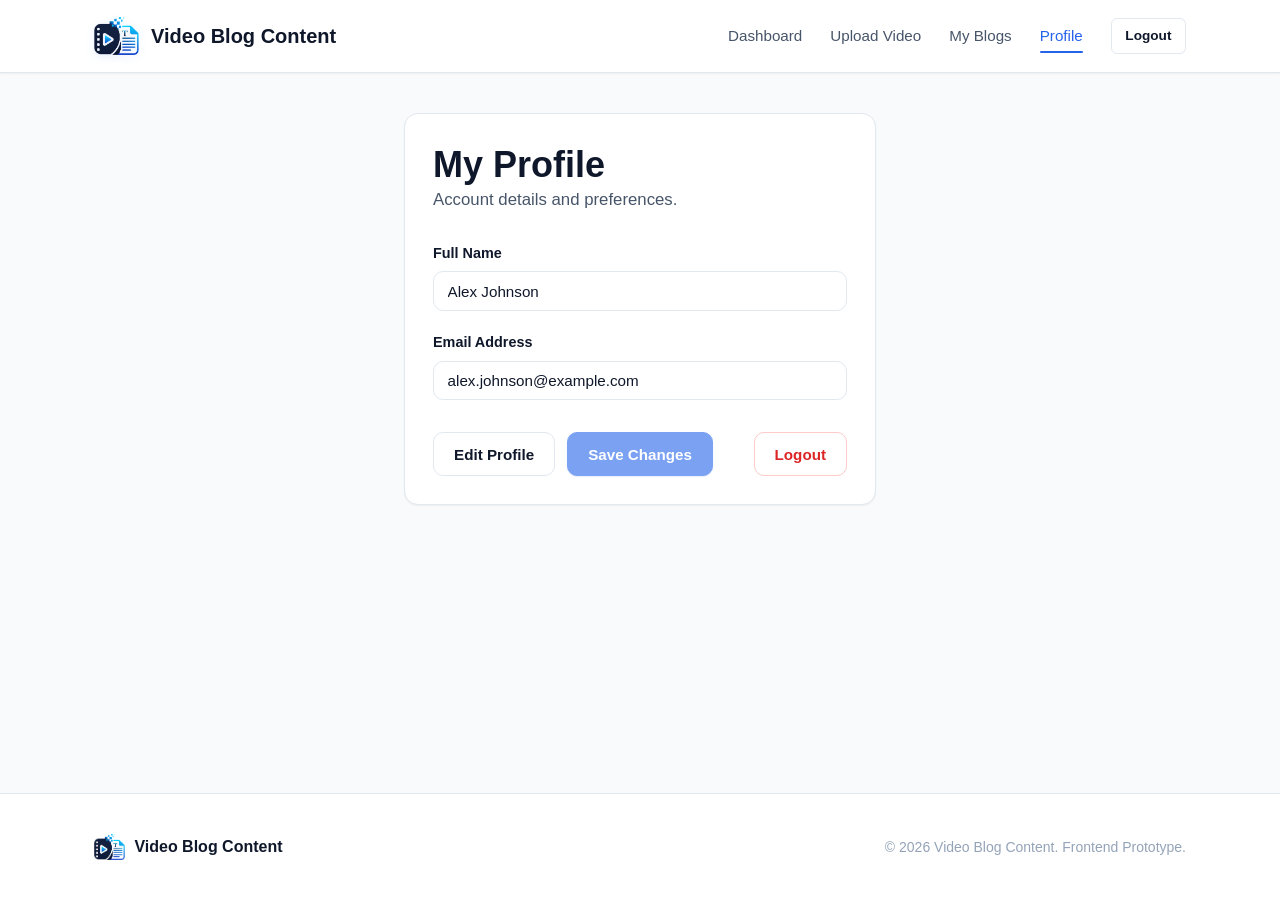
<file: profile.html>
<!DOCTYPE html>
<html lang="en">
<head>
  <meta charset="UTF-8" />
  <meta name="viewport" content="width=device-width, initial-scale=1.0" />

  <title>My Profile - Video Blog Content</title>

  <meta
    name="description"
    content="Manage your account profile information and settings."
  />

  <link rel="icon" type="image/png" href="logo-icon.png" />
  <link rel="stylesheet" href="style.css" />
</head>

<body>

  <header class="navbar">
    <div class="container navbar-container">

      <a href="dashboard.html" class="navbar-brand">
        <img src="logo.svg" alt="Video Blog Content Logo" />
        <span>Video Blog Content</span>
      </a>

      <button class="mobile-menu-btn" aria-label="Toggle Navigation">
        <svg
          width="24"
          height="24"
          viewBox="0 0 24 24"
          fill="none"
          stroke="currentColor"
          stroke-width="2"
          stroke-linecap="round"
          stroke-linejoin="round"
        >
          <line x1="3" y1="12" x2="21" y2="12"></line>
          <line x1="3" y1="6" x2="21" y2="6"></line>
          <line x1="3" y1="18" x2="21" y2="18"></line>
        </svg>
      </button>

      <ul class="nav-links">
        <li><a href="dashboard.html" class="nav-link">Dashboard</a></li>
        <li><a href="upload.html" class="nav-link">Upload Video</a></li>
        <li><a href="my-blogs.html" class="nav-link">My Blogs</a></li>
        <li><a href="profile.html" class="nav-link">Profile</a></li>
        <li>
          <a href="login.html" class="btn btn-sm btn-secondary">
            Logout
          </a>
        </li>
      </ul>

    </div>
  </header>

  <main class="main-content">

    <div class="container container-sm">

      <div class="card">

        <div
          class="section-header"
          style="text-align: left; margin-bottom: 1.75rem;"
        >
          <h1>My Profile</h1>
          <p>Account details and preferences.</p>
        </div>

        <form id="profile-form">

          <div class="form-group">
            <label for="profile-name" class="form-label">
              Full Name
            </label>

            <input
              type="text"
              id="profile-name"
              class="form-control"
              value="ram"
              readonly
            />
          </div>

          <div class="form-group">
            <label for="profile-email" class="form-label">
              Email Address
            </label>

            <input
              type="email"
              id="profile-email"
              class="form-control"
              value="ram@example.com"
              readonly
            />
          </div>

          <div
            style="
              display: flex;
              gap: 0.75rem;
              margin-top: 2rem;
              flex-wrap: wrap;
            "
          >

            <button
              type="button"
              class="btn btn-secondary"
              id="profile-edit-btn"
            >
              Edit Profile
            </button>

            <button
              type="submit"
              class="btn btn-primary"
              id="profile-save-btn"
              disabled
            >
              Save Changes
            </button>

            <button
              type="button"
              class="btn btn-danger-outline"
              id="profile-logout-btn"
              style="margin-left: auto;"
            >
              Logout
            </button>

          </div>

        </form>

      </div>

    </div>

  </main>

  <footer class="footer">
    <div class="container footer-content">

      <div class="footer-brand-info">
        <img
          src="logo.svg"
          alt="Video Blog Content"
          width="24"
          height="24"
        />
        <span>Video Blog Content</span>
      </div>

      <p class="footer-text">
        &copy; 2026 Video Blog Content. Frontend Prototype.
      </p>

    </div>
  </footer>

  <script src="app.js"></script>
  <script src="auth.js"></script>

</body>
</html>
</file>
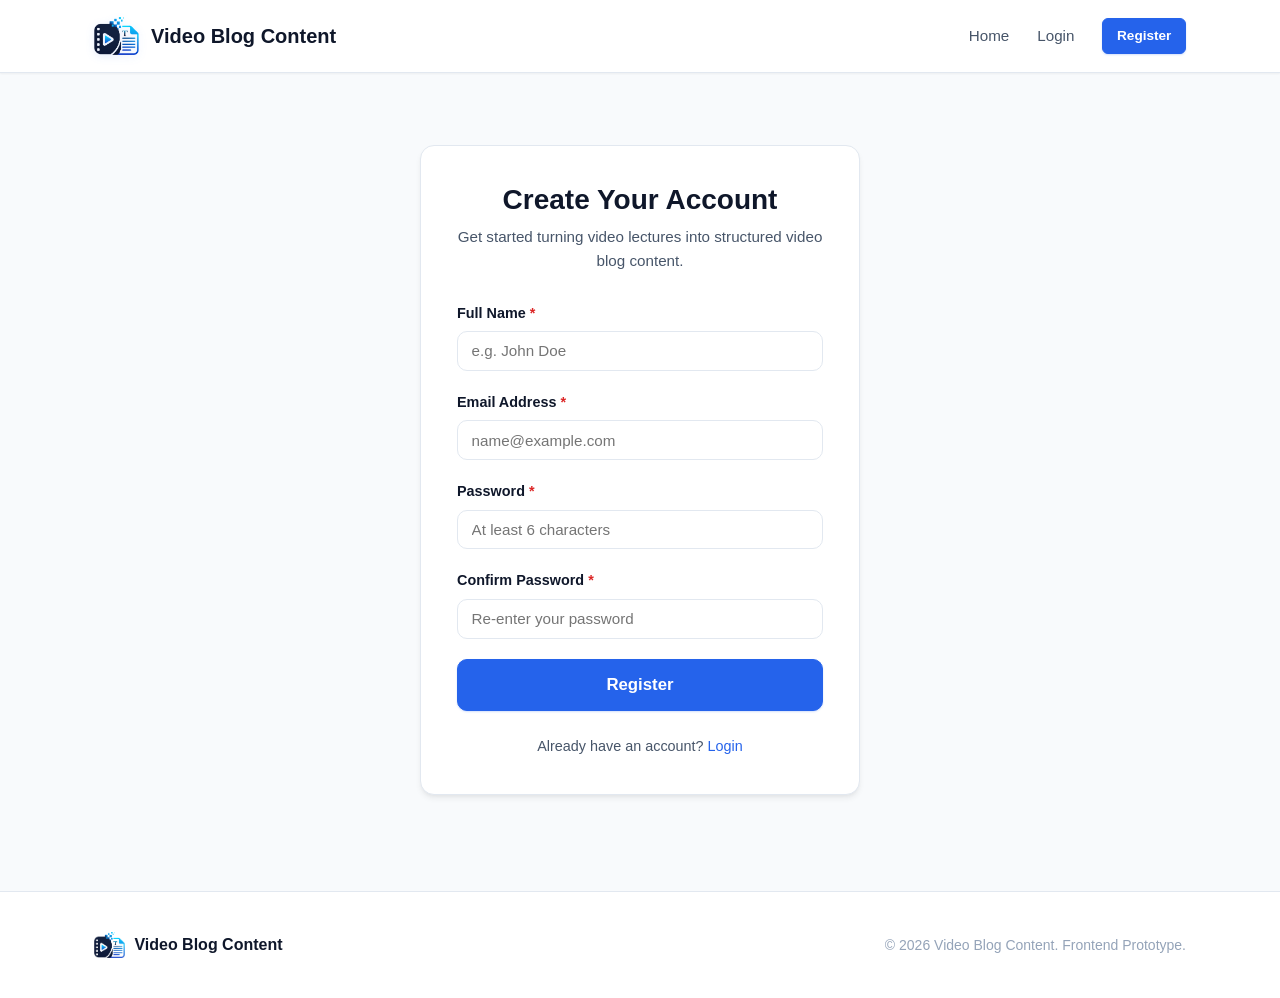
<file: register.html>
<!DOCTYPE html>
<html lang="en">
<head>
  <meta charset="UTF-8" />
  <meta name="viewport" content="width=device-width, initial-scale=1.0" />

  <title>Create Your Account - Video Blog Content</title>

  <meta
    name="description"
    content="Register for a Video Blog Content account to turn your videos into well-structured articles."
  />

  <link rel="icon" type="image/png" href="logo-icon.png" />
  <link rel="stylesheet" href="style.css" />
</head>

<body>

  <!-- Navigation -->
  <header class="navbar">
    <div class="container navbar-container">

      <a href="index.html" class="navbar-brand">
        <img
          src="logo-icon.png"
          alt="Video Blog Content Logo"
        />
        <span>Video Blog Content</span>
      </a>

      <button class="mobile-menu-btn" aria-label="Toggle Navigation">
        <svg
          width="24"
          height="24"
          viewBox="0 0 24 24"
          fill="none"
          stroke="currentColor"
          stroke-width="2"
          stroke-linecap="round"
          stroke-linejoin="round"
        >
          <line x1="3" y1="12" x2="21" y2="12"></line>
          <line x1="3" y1="6" x2="21" y2="6"></line>
          <line x1="3" y1="18" x2="21" y2="18"></line>
        </svg>
      </button>

      <ul class="nav-links">
        <li><a href="index.html" class="nav-link">Home</a></li>
        <li><a href="login.html" class="nav-link">Login</a></li>
        <li>
          <a href="register.html" class="btn btn-sm btn-primary">
            Register
          </a>
        </li>
      </ul>

    </div>
  </header>

  <!-- Main Content -->
  <main class="main-content">

    <div class="auth-page-container">

      <div class="auth-card">

        <div class="auth-header">
          <h1>Create Your Account</h1>
          <p>
            Get started turning video lectures into structured
            video blog content.
          </p>
        </div>

        <form id="register-form" novalidate>

          <div class="form-group">
            <label for="reg-name" class="form-label">
              Full Name <span class="required">*</span>
            </label>

            <input
              type="text"
              id="reg-name"
              class="form-control"
              placeholder="e.g. John Doe"
            />

            <div class="form-error" id="reg-name-error"></div>
          </div>

          <div class="form-group">
            <label for="reg-email" class="form-label">
              Email Address <span class="required">*</span>
            </label>

            <input
              type="email"
              id="reg-email"
              class="form-control"
              placeholder="name@example.com"
            />

            <div class="form-error" id="reg-email-error"></div>
          </div>

          <div class="form-group">
            <label for="reg-password" class="form-label">
              Password <span class="required">*</span>
            </label>

            <input
              type="password"
              id="reg-password"
              class="form-control"
              placeholder="At least 6 characters"
            />

            <div class="form-error" id="reg-password-error"></div>
          </div>

          <div class="form-group">
            <label
              for="reg-confirm-password"
              class="form-label"
            >
              Confirm Password <span class="required">*</span>
            </label>

            <input
              type="password"
              id="reg-confirm-password"
              class="form-control"
              placeholder="Re-enter your password"
            />

            <div
              class="form-error"
              id="reg-confirm-password-error"
            ></div>
          </div>

          <button
            type="submit"
            class="btn btn-primary btn-block btn-lg"
            id="register-submit-btn"
          >
            Register
          </button>

        </form>

        <div class="auth-footer">
          Already have an account?
          <a href="login.html">Login</a>
        </div>

      </div>

    </div>

  </main>

  <!-- Footer -->
  <footer class="footer">
    <div class="container footer-content">

      <div class="footer-brand-info">
        <img
          src="logo-icon.png"
          alt="Video Blog Content"
          width="28"
          height="28"
        />
        <span>Video Blog Content</span>
      </div>

      <p class="footer-text">
        &copy; 2026 Video Blog Content. Frontend Prototype.
      </p>

    </div>
  </footer>

  <script src="app.js"></script>
  <script src="auth.js"></script>

</body>
</html>
</file>
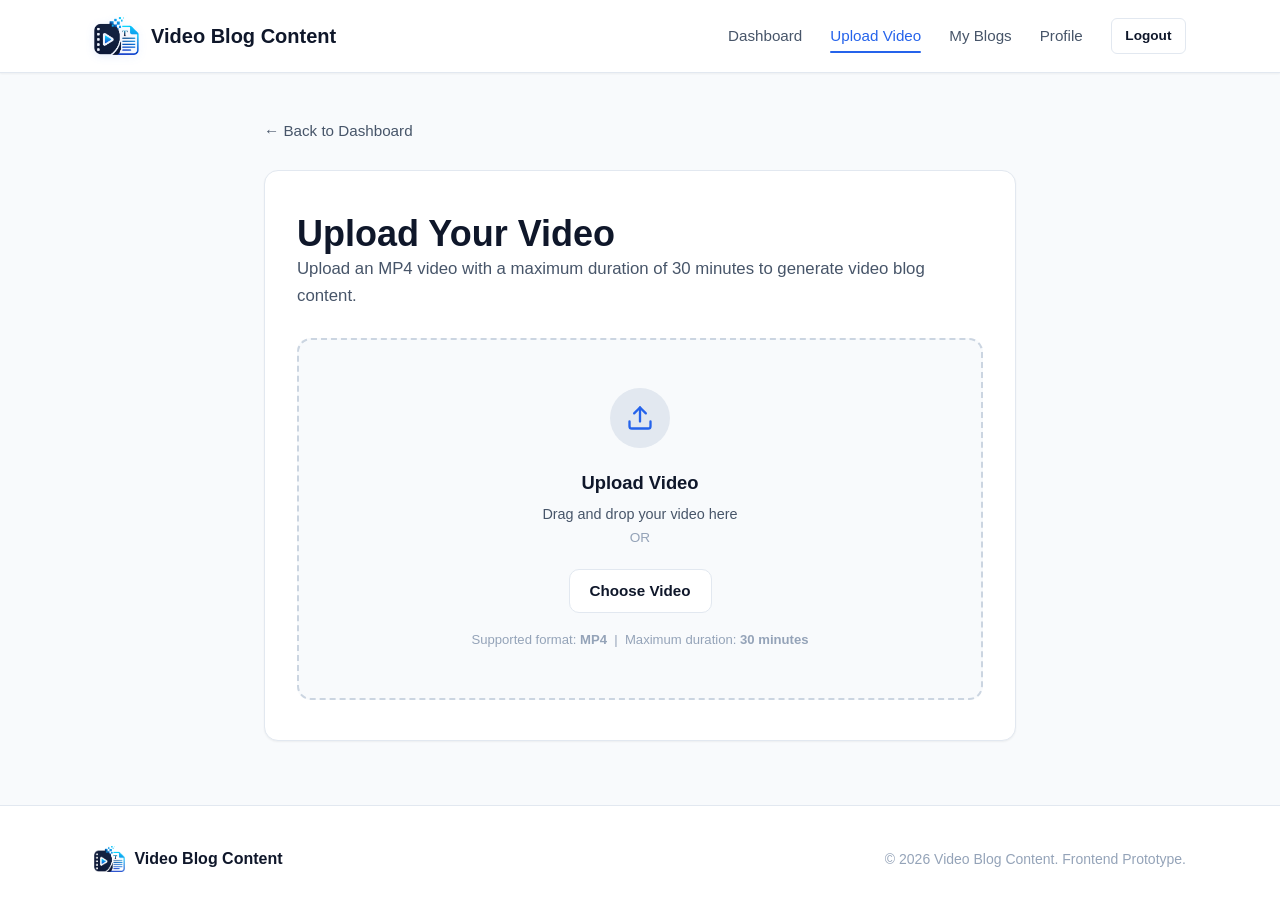
<file: upload.html>
<!DOCTYPE html>
<html lang="en">
<head>
  <meta charset="UTF-8" />
  <meta name="viewport" content="width=device-width, initial-scale=1.0" />

  <title>Upload Video - Video Blog Content</title>

  <meta
    name="description"
    content="Upload an MP4 video (up to 30 minutes) to convert into video blog content."
  />

  <link rel="icon" type="image/png" href="logo-icon.png" />
  <link rel="stylesheet" href="style.css" />
</head>

<body>

  <!-- Navigation -->
  <header class="navbar">
    <div class="container navbar-container">

      <a href="dashboard.html" class="navbar-brand">
        <img src="logo-icon.png" alt="Video Blog Content Logo" />
        <span>Video Blog Content</span>
      </a>

      <button class="mobile-menu-btn" aria-label="Toggle Navigation">
        <svg
          width="24"
          height="24"
          viewBox="0 0 24 24"
          fill="none"
          stroke="currentColor"
          stroke-width="2"
          stroke-linecap="round"
          stroke-linejoin="round"
        >
          <line x1="3" y1="12" x2="21" y2="12"></line>
          <line x1="3" y1="6" x2="21" y2="6"></line>
          <line x1="3" y1="18" x2="21" y2="18"></line>
        </svg>
      </button>

      <ul class="nav-links">
        <li><a href="dashboard.html" class="nav-link">Dashboard</a></li>
        <li><a href="upload.html" class="nav-link">Upload Video</a></li>
        <li><a href="my-blogs.html" class="nav-link">My Blogs</a></li>
        <li><a href="profile.html" class="nav-link">Profile</a></li>
        <li>
          <a href="login.html" class="btn btn-sm btn-secondary">Logout</a>
        </li>
      </ul>

    </div>
  </header>

  <!-- Main Content -->
  <main class="main-content">
    <div class="container container-narrow">

      <!-- Breadcrumb -->
      <div style="margin-bottom: 1.25rem;">
        <a
          href="dashboard.html"
          class="nav-link"
          style="display: inline-flex; align-items: center; gap: 0.35rem;"
        >
          ← Back to Dashboard
        </a>
      </div>

      <!-- Upload Card -->
      <div class="upload-card">

        <div
          class="section-header"
          style="text-align: left; margin-bottom: 1.75rem;"
        >
          <h1>Upload Your Video</h1>
          <p>
            Upload an MP4 video with a maximum duration of 30 minutes
            to generate video blog content.
          </p>
        </div>

        <!-- Error Alert -->
        <div
          class="alert alert-danger"
          id="upload-error-alert"
          style="display: none;"
        >
          <span style="font-weight: bold;">✕</span>
          <span id="upload-error-text">
            Only MP4 videos are supported.
          </span>
        </div>

        <!-- Drag & Drop Zone -->
        <div class="dropzone-container" id="upload-dropzone">

          <input
            type="file"
            id="video-file-input"
            accept="video/mp4,.mp4"
            style="display: none;"
          />

          <div class="dropzone-icon">
            <svg
              width="28"
              height="28"
              viewBox="0 0 24 24"
              fill="none"
              stroke="currentColor"
              stroke-width="2"
              stroke-linecap="round"
              stroke-linejoin="round"
            >
              <path d="M21 15v4a2 2 0 0 1-2 2H5a2 2 0 0 1-2-2v-4"></path>
              <polyline points="17 8 12 3 7 8"></polyline>
              <line x1="12" y1="3" x2="12" y2="15"></line>
            </svg>
          </div>

          <div class="dropzone-text-primary">
            Upload Video
          </div>

          <div class="dropzone-text-sub">
            Drag and drop your video here<br />
            <span
              style="font-size: 0.85rem; color: var(--color-text-muted);"
            >
              OR
            </span>
          </div>

          <button
            type="button"
            class="btn btn-secondary"
            id="browse-video-btn"
          >
            Choose Video
          </button>

          <div class="dropzone-meta">
            Supported format: <strong>MP4</strong>
            &nbsp;|&nbsp;
            Maximum duration: <strong>30 minutes</strong>
          </div>

        </div>

        <!-- Video Preview -->
        <div
          class="file-preview-card"
          id="file-preview-card"
          style="display: none;"
        >

          <div class="file-preview-details">

            <div>
              <div class="file-info-name" id="preview-file-name">
                video.mp4
              </div>

              <div class="file-info-meta">
                <span id="preview-file-size">12.5 MB</span>
                &nbsp;•&nbsp;
                <span id="preview-file-duration">
                  Duration: 14:20
                </span>
              </div>
            </div>

            <button
              type="button"
              class="btn btn-sm btn-danger-outline"
              id="remove-video-btn"
            >
              Remove
            </button>

          </div>

          <!-- Video Player -->
          <div class="video-preview-wrapper">
            <video
              id="video-preview-player"
              controls
              preload="metadata"
            ></video>
          </div>

          <!-- Actions -->
          <div class="upload-actions">

            <a
              href="dashboard.html"
              class="btn btn-secondary"
            >
              Cancel
            </a>

            <button
              type="button"
              class="btn btn-primary btn-lg"
              id="start-processing-btn"
            >
              Start Processing →
            </button>

          </div>

        </div>

      </div>
    </div>
  </main>

  <!-- Footer -->
  <footer class="footer">
    <div class="container footer-content">

      <div class="footer-brand-info">
        <img
          src="logo-icon.png"
          alt="Video Blog Content"
          width="28"
          height="28"
        />
        <span>Video Blog Content</span>
      </div>

      <p class="footer-text">
        &copy; 2026 Video Blog Content. Frontend Prototype.
      </p>

    </div>
  </footer>

  <!-- JavaScript -->
  <script src="app.js"></script>
  <script src="upload.js"></script>

</body>
</html>
</file>
<file: style.css>
/* ==========================================================================
   Video Blog Content - Automated Content Creation from Videos
   Frontend Prototype Stylesheet (Clean, Professional, Light Theme)
   ========================================================================== */

:root {
  /* Color Palette */
  --color-bg: #f8fafc;
  --color-surface: #ffffff;
  --color-surface-hover: #f1f5f9;
  --color-surface-alt: #f8fafc;
  
  --color-text-primary: #0f172a;
  --color-text-secondary: #475569;
  --color-text-muted: #94a3b8;
  
  --color-primary: #2563eb;
  --color-primary-hover: #1d4ed8;
  --color-primary-light: #eff6ff;
  --color-primary-border: #bfdbfe;
  
  --color-success: #16a34a;
  --color-success-bg: #f0fdf4;
  --color-success-border: #bbf7d0;
  
  --color-warning: #d97706;
  --color-warning-bg: #fffbeb;
  --color-warning-border: #fde68a;
  
  --color-danger: #dc2626;
  --color-danger-bg: #fef2f2;
  --color-danger-border: #fecaca;
  --color-danger-hover: #b91c1c;

  --color-border: #e2e8f0;
  --color-border-subtle: #f1f5f9;

  /* Typography */
  --font-sans: 'Inter', -apple-system, BlinkMacSystemFont, 'Segoe UI', Roboto, Helvetica, Arial, sans-serif;
  
  /* Radii */
  --radius-sm: 6px;
  --radius-md: 10px;
  --radius-lg: 14px;
  --radius-xl: 20px;
  --radius-full: 9999px;

  /* Shadows */
  --shadow-sm: 0 1px 2px 0 rgba(0, 0, 0, 0.05);
  --shadow-md: 0 4px 6px -1px rgba(0, 0, 0, 0.07), 0 2px 4px -2px rgba(0, 0, 0, 0.05);
  --shadow-lg: 0 10px 15px -3px rgba(0, 0, 0, 0.08), 0 4px 6px -4px rgba(0, 0, 0, 0.04);
  --shadow-xl: 0 20px 25px -5px rgba(0, 0, 0, 0.08), 0 8px 10px -6px rgba(0, 0, 0, 0.03);

  /* Transitions */
  --transition-fast: 0.15s ease;
  --transition-normal: 0.25s ease;
}

/* ---------------- Base Reset ---------------- */
*, *::before, *::after {
  box-sizing: border-box;
  margin: 0;
  padding: 0;
}

html {
  font-size: 16px;
  scroll-behavior: smooth;
}

body {
  font-family: var(--font-sans);
  background-color: var(--color-bg);
  color: var(--color-text-primary);
  line-height: 1.6;
  min-height: 100vh;
  display: flex;
  flex-direction: column;
  -webkit-font-smoothing: antialiased;
}

a {
  color: var(--color-primary);
  text-decoration: none;
  transition: color var(--transition-fast);
}

a:hover {
  color: var(--color-primary-hover);
}

img, svg, video {
  max-width: 100%;
  display: block;
}

/* ---------------- Layout & Containers ---------------- */
.container {
  width: 100%;
  max-width: 1140px;
  margin-left: auto;
  margin-right: auto;
  padding-left: 1.5rem;
  padding-right: 1.5rem;
}

.container-narrow {
  max-width: 800px;
}

.container-sm {
  max-width: 520px;
}

.main-content {
  flex: 1;
  padding: 2.5rem 0 4rem;
}

/* ---------------- Navigation ---------------- */
.navbar {
  background-color: var(--color-surface);
  border-bottom: 1px solid var(--color-border);
  position: sticky;
  top: 0;
  z-index: 100;
  box-shadow: var(--shadow-sm);
}

.navbar-container {
  display: flex;
  align-items: center;
  justify-content: space-between;
  height: 72px;
}

.navbar-brand {
  display: flex;
  align-items: center;
  gap: 0.75rem;
  font-weight: 700;
  font-size: 1.25rem;
  color: var(--color-text-primary);
  text-decoration: none;
}

.navbar-brand img, .navbar-brand svg {
  width: auto;
  height: 38px;
  max-height: 38px;
  object-fit: contain;
  filter: drop-shadow(0 2px 4px rgba(37, 99, 235, 0.12));
}

.brand-badge {
  font-size: 0.7rem;
  font-weight: 600;
  padding: 0.2rem 0.5rem;
  background-color: var(--color-primary-light);
  color: var(--color-primary);
  border-radius: var(--radius-full);
  margin-left: 0.25rem;
  letter-spacing: 0.05em;
  text-transform: uppercase;
}

.nav-links {
  display: flex;
  align-items: center;
  list-style: none;
  gap: 1.75rem;
}

.nav-link {
  font-size: 0.95rem;
  font-weight: 500;
  color: var(--color-text-secondary);
  transition: color var(--transition-fast);
  padding: 0.4rem 0;
  position: relative;
}

.nav-link:hover, .nav-link.active {
  color: var(--color-primary);
}

.nav-link.active::after {
  content: '';
  position: absolute;
  bottom: -2px;
  left: 0;
  width: 100%;
  height: 2px;
  background-color: var(--color-primary);
  border-radius: 2px;
}

.nav-actions {
  display: flex;
  align-items: center;
  gap: 0.75rem;
}

.mobile-menu-btn {
  display: none;
  background: none;
  border: none;
  cursor: pointer;
  padding: 0.5rem;
  color: var(--color-text-primary);
}

/* ---------------- Buttons ---------------- */
.btn {
  display: inline-flex;
  align-items: center;
  justify-content: center;
  gap: 0.5rem;
  font-family: inherit;
  font-size: 0.95rem;
  font-weight: 600;
  padding: 0.65rem 1.25rem;
  border-radius: var(--radius-md);
  border: 1px solid transparent;
  cursor: pointer;
  text-decoration: none;
  transition: all var(--transition-fast);
  line-height: 1.4;
  white-space: nowrap;
}

.btn-sm {
  font-size: 0.85rem;
  padding: 0.45rem 0.85rem;
  border-radius: var(--radius-sm);
}

.btn-lg {
  font-size: 1.05rem;
  padding: 0.85rem 1.75rem;
  border-radius: var(--radius-md);
}

.btn-block {
  width: 100%;
}

.btn-primary {
  background-color: var(--color-primary);
  color: #ffffff;
  border-color: var(--color-primary);
  box-shadow: 0 1px 2px rgba(37, 99, 235, 0.2);
}

.btn-primary:hover {
  background-color: var(--color-primary-hover);
  border-color: var(--color-primary-hover);
  color: #ffffff;
}

.btn-secondary {
  background-color: var(--color-surface);
  color: var(--color-text-primary);
  border-color: var(--color-border);
}

.btn-secondary:hover {
  background-color: var(--color-surface-hover);
  border-color: var(--color-text-muted);
  color: var(--color-text-primary);
}

.btn-outline {
  background-color: transparent;
  color: var(--color-primary);
  border-color: var(--color-primary-border);
}

.btn-outline:hover {
  background-color: var(--color-primary-light);
  color: var(--color-primary-hover);
}

.btn-danger {
  background-color: var(--color-danger);
  color: #ffffff;
  border-color: var(--color-danger);
}

.btn-danger:hover {
  background-color: var(--color-danger-hover);
  border-color: var(--color-danger-hover);
  color: #ffffff;
}

.btn-danger-outline {
  background-color: transparent;
  color: var(--color-danger);
  border-color: var(--color-danger-border);
}

.btn-danger-outline:hover {
  background-color: var(--color-danger-bg);
  color: var(--color-danger);
}

.btn:disabled, .btn.disabled {
  opacity: 0.6;
  cursor: not-allowed;
  pointer-events: none;
}

/* ---------------- Typography & Headings ---------------- */
h1, h2, h3, h4, h5, h6 {
  color: var(--color-text-primary);
  font-weight: 700;
  line-height: 1.25;
}

h1 { font-size: 2.25rem; }
h2 { font-size: 1.75rem; }
h3 { font-size: 1.35rem; }
h4 { font-size: 1.15rem; }

.section-header {
  text-align: center;
  margin-bottom: 2.5rem;
}

.section-header h2 {
  margin-bottom: 0.5rem;
}

.section-header p {
  color: var(--color-text-secondary);
  font-size: 1.05rem;
}

/* ---------------- Cards & Surfaces ---------------- */
.card {
  background-color: var(--color-surface);
  border: 1px solid var(--color-border);
  border-radius: var(--radius-lg);
  padding: 1.75rem;
  box-shadow: var(--shadow-sm);
  transition: box-shadow var(--transition-fast), border-color var(--transition-fast);
}

.card:hover {
  box-shadow: var(--shadow-md);
  border-color: #cbd5e1;
}

.card-header {
  margin-bottom: 1.25rem;
  padding-bottom: 1rem;
  border-bottom: 1px solid var(--color-border-subtle);
  display: flex;
  align-items: center;
  justify-content: space-between;
}

/* ---------------- Badges & Status Tags ---------------- */
.badge {
  display: inline-flex;
  align-items: center;
  gap: 0.35rem;
  font-size: 0.75rem;
  font-weight: 600;
  padding: 0.25rem 0.65rem;
  border-radius: var(--radius-full);
  text-transform: capitalize;
}

.badge-success {
  background-color: var(--color-success-bg);
  color: var(--color-success);
  border: 1px solid var(--color-success-border);
}

.badge-primary {
  background-color: var(--color-primary-light);
  color: var(--color-primary);
  border: 1px solid var(--color-primary-border);
}

.badge-warning {
  background-color: var(--color-warning-bg);
  color: var(--color-warning);
  border: 1px solid var(--color-warning-border);
}

.badge-dot {
  width: 6px;
  height: 6px;
  border-radius: 50%;
  background-color: currentColor;
}

/* ---------------- Alerts ---------------- */
.alert {
  padding: 0.85rem 1.15rem;
  border-radius: var(--radius-md);
  font-size: 0.9rem;
  margin-bottom: 1.25rem;
  display: flex;
  align-items: flex-start;
  gap: 0.75rem;
}

.alert-danger {
  background-color: var(--color-danger-bg);
  border: 1px solid var(--color-danger-border);
  color: var(--color-danger);
}

.alert-success {
  background-color: var(--color-success-bg);
  border: 1px solid var(--color-success-border);
  color: var(--color-success);
}

.alert-info {
  background-color: var(--color-primary-light);
  border: 1px solid var(--color-primary-border);
  color: var(--color-primary);
}

/* ---------------- Form Elements ---------------- */
.form-group {
  margin-bottom: 1.25rem;
}

.form-label {
  display: block;
  font-size: 0.9rem;
  font-weight: 600;
  color: var(--color-text-primary);
  margin-bottom: 0.4rem;
}

.form-label .required {
  color: var(--color-danger);
}

.form-control {
  width: 100%;
  font-family: inherit;
  font-size: 0.95rem;
  padding: 0.65rem 0.85rem;
  background-color: var(--color-surface);
  border: 1px solid var(--color-border);
  border-radius: var(--radius-md);
  color: var(--color-text-primary);
  transition: border-color var(--transition-fast), box-shadow var(--transition-fast);
}

.form-control:focus {
  outline: none;
  border-color: var(--color-primary);
  box-shadow: 0 0 0 3px rgba(37, 99, 235, 0.15);
}

.form-control.is-invalid {
  border-color: var(--color-danger);
  background-color: #fffbfa;
}

.form-control.is-invalid:focus {
  box-shadow: 0 0 0 3px rgba(220, 38, 38, 0.15);
}

.form-error {
  color: var(--color-danger);
  font-size: 0.8rem;
  margin-top: 0.35rem;
  display: none;
}

.form-error.visible {
  display: block;
}

.form-help {
  font-size: 0.8rem;
  color: var(--color-text-muted);
  margin-top: 0.35rem;
}

textarea.form-control {
  min-height: 110px;
  resize: vertical;
  line-height: 1.5;
}

/* ---------------- Auth Pages Layout ---------------- */
.auth-page-container {
  display: flex;
  justify-content: center;
  align-items: center;
  min-height: calc(100vh - 200px);
  padding: 2rem 1rem;
}

.auth-card {
  width: 100%;
  max-width: 440px;
  background: var(--color-surface);
  border: 1px solid var(--color-border);
  border-radius: var(--radius-lg);
  padding: 2.25rem;
  box-shadow: var(--shadow-md);
}

.auth-header {
  text-align: center;
  margin-bottom: 1.75rem;
}

.auth-header h1 {
  font-size: 1.75rem;
  margin-bottom: 0.5rem;
}

.auth-header p {
  color: var(--color-text-secondary);
  font-size: 0.95rem;
}

.auth-footer {
  margin-top: 1.5rem;
  text-align: center;
  font-size: 0.9rem;
  color: var(--color-text-secondary);
}

/* ---------------- Home Page Sections ---------------- */
.hero-section {
  padding: 4rem 0 3.5rem;
  text-align: center;
}

.hero-title {
  font-size: 3rem;
  letter-spacing: -0.02em;
  margin-bottom: 1.25rem;
  color: var(--color-text-primary);
  max-width: 800px;
  margin-left: auto;
  margin-right: auto;
}

.hero-desc {
  font-size: 1.25rem;
  color: var(--color-text-secondary);
  max-width: 620px;
  margin: 0 auto 2rem;
  line-height: 1.5;
}

.hero-actions {
  display: flex;
  align-items: center;
  justify-content: center;
  gap: 1rem;
}

.steps-section {
  padding: 4rem 0;
  border-top: 1px solid var(--color-border);
  border-bottom: 1px solid var(--color-border);
  background-color: var(--color-surface);
}

.steps-grid {
  display: grid;
  grid-template-columns: repeat(4, 1fr);
  gap: 1.5rem;
}

.step-card {
  background: var(--color-bg);
  border: 1px solid var(--color-border);
  border-radius: var(--radius-lg);
  padding: 1.75rem 1.25rem;
  text-align: left;
  position: relative;
  transition: transform var(--transition-fast), box-shadow var(--transition-fast);
}

.step-card:hover {
  transform: translateY(-3px);
  box-shadow: var(--shadow-md);
}

.step-num {
  font-size: 1rem;
  font-weight: 700;
  color: var(--color-primary);
  margin-bottom: 0.75rem;
  letter-spacing: 0.05em;
}

.step-card h3 {
  font-size: 1.15rem;
  margin-bottom: 0.5rem;
}

.step-card p {
  color: var(--color-text-secondary);
  font-size: 0.9rem;
}

.features-section {
  padding: 4.5rem 0;
}

.features-grid {
  display: grid;
  grid-template-columns: repeat(3, 1fr);
  gap: 1.5rem;
}

.feature-card {
  background: var(--color-surface);
  border: 1px solid var(--color-border);
  border-radius: var(--radius-lg);
  padding: 1.75rem;
  box-shadow: var(--shadow-sm);
  display: flex;
  flex-direction: column;
  gap: 0.75rem;
}

.feature-icon {
  width: 44px;
  height: 44px;
  background-color: var(--color-primary-light);
  color: var(--color-primary);
  border-radius: var(--radius-md);
  display: flex;
  align-items: center;
  justify-content: center;
  font-size: 1.25rem;
}

.feature-card h3 {
  font-size: 1.2rem;
}

.feature-card p {
  color: var(--color-text-secondary);
  font-size: 0.92rem;
  line-height: 1.5;
}

/* ---------------- Dashboard Layout ---------------- */
.dashboard-header {
  display: flex;
  align-items: center;
  justify-content: space-between;
  margin-bottom: 2rem;
  flex-wrap: wrap;
  gap: 1rem;
}

.dashboard-title-area h1 {
  font-size: 1.85rem;
  margin-bottom: 0.25rem;
}

.dashboard-title-area p {
  color: var(--color-text-secondary);
  font-size: 0.95rem;
}

.blogs-list {
  display: flex;
  flex-direction: column;
  gap: 1rem;
}

.blog-item-card {
  background: var(--color-surface);
  border: 1px solid var(--color-border);
  border-radius: var(--radius-lg);
  padding: 1.35rem 1.5rem;
  display: flex;
  align-items: center;
  justify-content: space-between;
  gap: 1.5rem;
  transition: border-color var(--transition-fast), box-shadow var(--transition-fast);
}

.blog-item-card:hover {
  border-color: #cbd5e1;
  box-shadow: var(--shadow-sm);
}

.blog-item-info {
  flex: 1;
  min-width: 0;
}

.blog-item-title {
  font-size: 1.15rem;
  font-weight: 600;
  color: var(--color-text-primary);
  margin-bottom: 0.35rem;
  white-space: nowrap;
  overflow: hidden;
  text-overflow: ellipsis;
}

.blog-item-meta {
  display: flex;
  align-items: center;
  flex-wrap: wrap;
  gap: 1rem;
  font-size: 0.85rem;
  color: var(--color-text-secondary);
}

.blog-item-meta span {
  display: inline-flex;
  align-items: center;
  gap: 0.35rem;
}

.blog-item-actions {
  display: flex;
  align-items: center;
  gap: 0.5rem;
}

.empty-state-card {
  text-align: center;
  padding: 3.5rem 1.5rem;
  background: var(--color-surface);
  border: 1px dashed var(--color-border);
  border-radius: var(--radius-lg);
}

.empty-state-icon {
  width: 56px;
  height: 56px;
  margin: 0 auto 1rem;
  background: var(--color-primary-light);
  color: var(--color-primary);
  border-radius: 50%;
  display: flex;
  align-items: center;
  justify-content: center;
  font-size: 1.5rem;
}

.empty-state-card h3 {
  font-size: 1.25rem;
  margin-bottom: 0.5rem;
}

.empty-state-card p {
  color: var(--color-text-secondary);
  margin-bottom: 1.5rem;
}

/* ---------------- Upload Area ---------------- */
.upload-card {
  background: var(--color-surface);
  border: 1px solid var(--color-border);
  border-radius: var(--radius-lg);
  padding: 2.5rem 2rem;
  box-shadow: var(--shadow-sm);
}

.dropzone-container {
  border: 2px dashed #cbd5e1;
  border-radius: var(--radius-lg);
  background-color: var(--color-surface-alt);
  padding: 3rem 1.5rem;
  text-align: center;
  cursor: pointer;
  transition: all var(--transition-normal);
  position: relative;
}

.dropzone-container:hover, .dropzone-container.drag-over {
  border-color: var(--color-primary);
  background-color: var(--color-primary-light);
}

.dropzone-icon {
  width: 60px;
  height: 60px;
  background-color: #e2e8f0;
  color: var(--color-primary);
  border-radius: 50%;
  display: flex;
  align-items: center;
  justify-content: center;
  margin: 0 auto 1.25rem;
  transition: transform var(--transition-fast);
}

.dropzone-container:hover .dropzone-icon {
  transform: scale(1.08);
  background-color: #dbeafe;
}

.dropzone-text-primary {
  font-size: 1.15rem;
  font-weight: 600;
  color: var(--color-text-primary);
  margin-bottom: 0.35rem;
}

.dropzone-text-sub {
  font-size: 0.9rem;
  color: var(--color-text-secondary);
  margin-bottom: 1.25rem;
}

.dropzone-meta {
  font-size: 0.82rem;
  color: var(--color-text-muted);
  margin-top: 1rem;
}

.file-preview-card {
  margin-top: 1.75rem;
  background: #f8fafc;
  border: 1px solid var(--color-border);
  border-radius: var(--radius-md);
  padding: 1.25rem;
}

.file-preview-details {
  display: flex;
  align-items: center;
  justify-content: space-between;
  margin-bottom: 1rem;
}

.file-info-name {
  font-weight: 600;
  font-size: 0.95rem;
  color: var(--color-text-primary);
}

.file-info-meta {
  font-size: 0.85rem;
  color: var(--color-text-secondary);
  margin-top: 0.15rem;
}

.video-preview-wrapper {
  max-width: 100%;
  border-radius: var(--radius-md);
  overflow: hidden;
  background: #000000;
  margin-bottom: 1.25rem;
}

.video-preview-wrapper video {
  width: 100%;
  max-height: 280px;
  display: block;
}

.upload-actions {
  display: flex;
  align-items: center;
  justify-content: flex-end;
  gap: 1rem;
  margin-top: 1.5rem;
}

/* ---------------- Processing Screen ---------------- */
.processing-card {
  background: var(--color-surface);
  border: 1px solid var(--color-border);
  border-radius: var(--radius-lg);
  padding: 3rem 2.25rem;
  text-align: center;
  box-shadow: var(--shadow-md);
}

.processing-header {
  margin-bottom: 2rem;
}

.processing-header h1 {
  font-size: 1.85rem;
  margin-bottom: 0.5rem;
}

.progress-bar-wrapper {
  background-color: #e2e8f0;
  height: 12px;
  border-radius: var(--radius-full);
  overflow: hidden;
  margin: 1.5rem 0;
  position: relative;
}

.progress-bar-fill {
  background-color: var(--color-primary);
  height: 100%;
  width: 0%;
  border-radius: var(--radius-full);
  transition: width 0.3s ease;
}

.progress-percentage {
  font-size: 1.2rem;
  font-weight: 700;
  color: var(--color-primary);
  margin-bottom: 2rem;
}

.processing-steps-list {
  max-width: 440px;
  margin: 0 auto 2.5rem;
  text-align: left;
  display: flex;
  flex-direction: column;
  gap: 1rem;
}

.processing-step-item {
  display: flex;
  align-items: center;
  gap: 1rem;
  font-size: 1rem;
  font-weight: 500;
  color: var(--color-text-muted);
  transition: color var(--transition-fast);
}

.step-icon-state {
  width: 28px;
  height: 28px;
  border-radius: 50%;
  display: flex;
  align-items: center;
  justify-content: center;
  font-size: 0.85rem;
  background-color: var(--color-surface-hover);
  color: var(--color-text-muted);
  border: 1px solid var(--color-border);
  flex-shrink: 0;
}

.processing-step-item.active {
  color: var(--color-text-primary);
  font-weight: 600;
}

.processing-step-item.active .step-icon-state {
  background-color: var(--color-primary-light);
  color: var(--color-primary);
  border-color: var(--color-primary-border);
  animation: pulse-dot 1.5s infinite;
}

.processing-step-item.completed {
  color: var(--color-text-primary);
}

.processing-step-item.completed .step-icon-state {
  background-color: var(--color-success-bg);
  color: var(--color-success);
  border-color: var(--color-success-border);
}

@keyframes pulse-dot {
  0% { transform: scale(1); }
  50% { transform: scale(1.15); }
  100% { transform: scale(1); }
}

.processing-completed-action {
  display: none;
  animation: fadeIn 0.4s ease forwards;
}

@keyframes fadeIn {
  from { opacity: 0; transform: translateY(8px); }
  to { opacity: 1; transform: translateY(0); }
}

/* ---------------- Generated Blog Article Page ---------------- */
.blog-view-header {
  display: flex;
  align-items: center;
  justify-content: space-between;
  margin-bottom: 2rem;
  flex-wrap: wrap;
  gap: 1rem;
}

.blog-actions-bar {
  display: flex;
  align-items: center;
  gap: 0.6rem;
  flex-wrap: wrap;
}

.article-container {
  background: var(--color-surface);
  border: 1px solid var(--color-border);
  border-radius: var(--radius-lg);
  padding: 3rem 2.5rem;
  box-shadow: var(--shadow-sm);
}

.article-header {
  border-bottom: 1px solid var(--color-border);
  padding-bottom: 1.75rem;
  margin-bottom: 2rem;
}

.article-meta-tags {
  display: flex;
  align-items: center;
  gap: 1rem;
  margin-bottom: 1rem;
  font-size: 0.85rem;
  color: var(--color-text-secondary);
}

.article-title {
  font-size: 2.25rem;
  line-height: 1.3;
  margin-bottom: 1rem;
  color: var(--color-text-primary);
}

.article-body {
  font-size: 1.05rem;
  line-height: 1.8;
  color: #334155;
}

.article-section {
  margin-bottom: 2.25rem;
}

.article-section-title {
  font-size: 1.35rem;
  color: var(--color-text-primary);
  margin-bottom: 0.75rem;
  padding-bottom: 0.35rem;
  border-bottom: 2px solid var(--color-primary-light);
  display: inline-block;
}

.article-callout-box {
  background-color: var(--color-primary-light);
  border-left: 4px solid var(--color-primary);
  padding: 1.25rem 1.5rem;
  border-radius: 0 var(--radius-md) var(--radius-md) 0;
  margin: 2rem 0;
}

.article-callout-box h4 {
  font-size: 1.1rem;
  color: var(--color-primary-hover);
  margin-bottom: 0.5rem;
}

.article-callout-box ul {
  padding-left: 1.25rem;
  margin-bottom: 0;
}

.article-callout-box li {
  margin-bottom: 0.4rem;
  color: var(--color-text-primary);
}

/* ---------------- Edit Blog Page ---------------- */
.editor-card {
  background: var(--color-surface);
  border: 1px solid var(--color-border);
  border-radius: var(--radius-lg);
  padding: 2.25rem;
  box-shadow: var(--shadow-sm);
}

.section-editor-item {
  background: #f8fafc;
  border: 1px solid var(--color-border);
  border-radius: var(--radius-md);
  padding: 1.25rem;
  margin-bottom: 1.25rem;
  position: relative;
}

.section-editor-header {
  display: flex;
  align-items: center;
  justify-content: space-between;
  margin-bottom: 0.75rem;
}

.section-editor-header h4 {
  font-size: 0.95rem;
  font-weight: 600;
  color: var(--color-text-secondary);
}

.editor-actions-footer {
  display: flex;
  align-items: center;
  justify-content: flex-end;
  gap: 1rem;
  margin-top: 2rem;
  padding-top: 1.5rem;
  border-top: 1px solid var(--color-border);
}

/* ---------------- Modal ---------------- */
.modal-backdrop {
  position: fixed;
  inset: 0;
  background-color: rgba(15, 23, 42, 0.5);
  backdrop-filter: blur(2px);
  display: flex;
  align-items: center;
  justify-content: center;
  z-index: 1000;
  opacity: 0;
  visibility: hidden;
  transition: opacity var(--transition-fast), visibility var(--transition-fast);
  padding: 1rem;
}

.modal-backdrop.open {
  opacity: 1;
  visibility: visible;
}

.modal-box {
  background: var(--color-surface);
  border-radius: var(--radius-lg);
  padding: 1.75rem;
  max-width: 460px;
  width: 100%;
  box-shadow: var(--shadow-xl);
  transform: scale(0.95);
  transition: transform var(--transition-fast);
}

.modal-backdrop.open .modal-box {
  transform: scale(1);
}

.modal-title {
  font-size: 1.25rem;
  margin-bottom: 0.5rem;
}

.modal-body {
  color: var(--color-text-secondary);
  font-size: 0.95rem;
  margin-bottom: 1.5rem;
  line-height: 1.5;
}

.modal-actions {
  display: flex;
  align-items: center;
  justify-content: flex-end;
  gap: 0.75rem;
}

/* ---------------- Toast Notification ---------------- */
.toast-container {
  position: fixed;
  bottom: 2rem;
  right: 2rem;
  z-index: 1100;
  display: flex;
  flex-direction: column;
  gap: 0.75rem;
  pointer-events: none;
}

.toast-item {
  background: var(--color-surface);
  border: 1px solid var(--color-border);
  box-shadow: var(--shadow-lg);
  padding: 0.85rem 1.25rem;
  border-radius: var(--radius-md);
  font-size: 0.9rem;
  font-weight: 500;
  color: var(--color-text-primary);
  display: flex;
  align-items: center;
  gap: 0.75rem;
  pointer-events: auto;
  animation: slideToast 0.3s ease forwards;
  min-width: 280px;
  max-width: 400px;
}

.toast-item.toast-success {
  border-left: 4px solid var(--color-success);
}

.toast-item.toast-error {
  border-left: 4px solid var(--color-danger);
}

.toast-item.toast-info {
  border-left: 4px solid var(--color-primary);
}

@keyframes slideToast {
  from { opacity: 0; transform: translateX(30px); }
  to { opacity: 1; transform: translateX(0); }
}

/* ---------------- Footer ---------------- */
.footer {
  background-color: var(--color-surface);
  border-top: 1px solid var(--color-border);
  padding: 2.5rem 0;
  margin-top: auto;
}

.footer-content {
  display: flex;
  align-items: center;
  justify-content: space-between;
  flex-wrap: wrap;
  gap: 1.5rem;
}

.footer-brand-info {
  display: flex;
  align-items: center;
  gap: 0.6rem;
  font-weight: 600;
}

.footer-brand-info img, .footer-brand-info svg {
  width: auto;
  height: 26px;
  max-height: 26px;
  object-fit: contain;
}

.footer-text {
  font-size: 0.875rem;
  color: var(--color-text-muted);
}

.footer-links {
  display: flex;
  gap: 1.5rem;
  list-style: none;
}

.footer-links a {
  color: var(--color-text-secondary);
  font-size: 0.875rem;
}

.footer-links a:hover {
  color: var(--color-primary);
}

/* ---------------- Responsive Styles ---------------- */
@media (max-width: 992px) {
  .steps-grid {
    grid-template-columns: repeat(2, 1fr);
  }
  
  .features-grid {
    grid-template-columns: repeat(2, 1fr);
  }
}

@media (max-width: 768px) {
  .navbar-container {
    height: 64px;
  }

  .nav-links {
    display: none;
    position: absolute;
    top: 64px;
    left: 0;
    width: 100%;
    background-color: var(--color-surface);
    border-bottom: 1px solid var(--color-border);
    flex-direction: column;
    padding: 1.25rem;
    gap: 1rem;
    box-shadow: var(--shadow-md);
  }

  .nav-links.open {
    display: flex;
  }

  .mobile-menu-btn {
    display: block;
  }

  .hero-title {
    font-size: 2.15rem;
  }

  .hero-desc {
    font-size: 1.05rem;
  }

  .features-grid, .steps-grid {
    grid-template-columns: 1fr;
  }

  .blog-item-card {
    flex-direction: column;
    align-items: flex-start;
  }

  .blog-item-actions {
    width: 100%;
    justify-content: flex-start;
    padding-top: 0.75rem;
    border-top: 1px solid var(--color-border-subtle);
  }

  .blog-view-header {
    flex-direction: column;
    align-items: flex-start;
  }

  .article-container {
    padding: 1.75rem 1.25rem;
  }

  .article-title {
    font-size: 1.65rem;
  }

  .toast-container {
    right: 1rem;
    bottom: 1rem;
    left: 1rem;
  }

  .toast-item {
    min-width: unset;
    max-width: 100%;
  }
}
</file>
